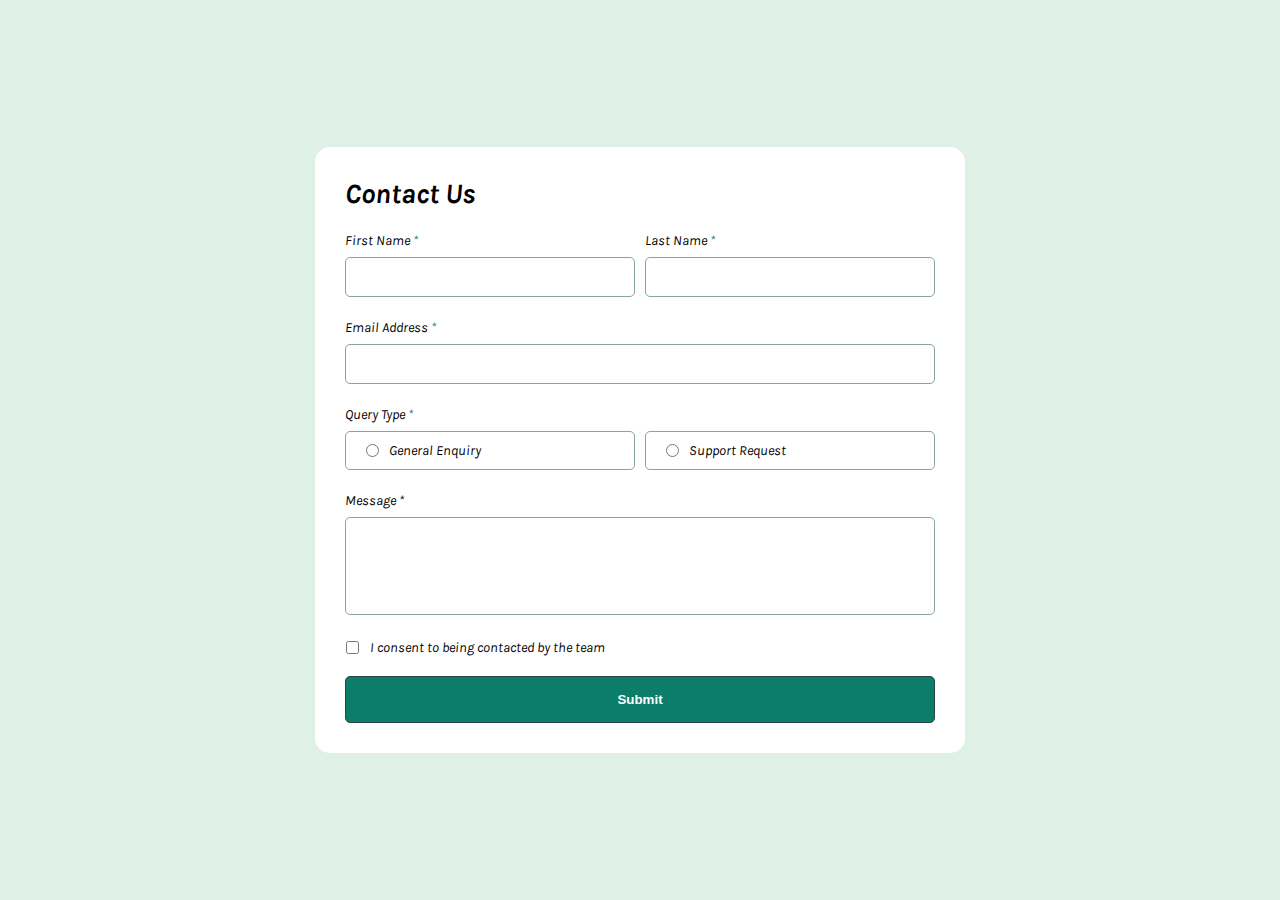
<file: contact-form-main/index.html>
<!DOCTYPE html>
<html lang="en">
<head>
  <meta charset="UTF-8">
  <meta name="viewport" content="width=device-width, initial-scale=1.0">
  <title>Contact form</title>
  <link rel="stylesheet" href="style.css">
</head>
<body>

  <div class="toast hidden">
    <div>
      <img src="./assets/images/icon-success-check.svg" alt="form check">
      <span>Message Sent!</span>
    </div>
    <p>Thanks for completing the form. We'll be in touch soon!</p>
  </div>
  
  <div class="form-container">
    <h1>Contact Us</h1>
    <form class="form">
      <div class="name-inputs">
        <div class="form-group">
          <label for="first-name">First Name <span class="star">*</span></label>
          <input type="text" id="first-name" aria-required="true" />
          <span class="error hidden">This field is required</span>
        </div>
        
        <div class="form-group">
          <label for="last-name">Last Name <span class="star">*</span></label>
          <input type="text" id="last-name" aria-required="true" />
          <span class="error hidden">This field is required</span>
        </div>
      </div>
        <div class="form-group">
          <label for="email">Email Address <span class="star">*</span></label>
          <input type="email" id="email" aria-required="true" />
          <span class="error valid hidden">Please enter a valid email address</span>
          <span class="error empty hidden">This field is required</span>
        </div>

        <div class="form-group radio">
          <label for="query">Query Type <span class="star">*</span></label>
          <div id="query">
            <div class="query-type">
              <input type="radio" id="option1" name="query-type" aria-required="true" />
              <label for="option1">General Enquiry</label>
            </div>
            <div class="query-type">
              <input type="radio" id="option" name="query-type" aria-required="true" />
              <label for="option2">Support Request</label>
            </div>
          </div>
          <span class="error hidden">Please select a query type</span>
        </div>

        <div class="form-group">
          <label for="message">Message <span>*</span></label>
          <textarea id="message" rows="4" aria-required="true"></textarea>
          <span class="error hidden">This field is required</span>
        </div>

        <div class="form-group checkbox">
          <div>
            <input type="checkbox" id="consent">
            <label for="consent">I consent to being contacted by the team</label>
          </div>
          <span class="error hidden">To submit this form, please consent to being contacted</span>
        </div>

        <button type="submit">Submit</button>

    </form>

  </div>

  <!-- <div class="attribution">
    Challenge by
    <a href="https://www.frontendmentor.io?ref=challenge">Frontend Mentor</a>.
    Coded by <a href="#">Your Name Here</a>.
  </div> -->
  <script src="script.js"></script>
</body>
</html>
</file>
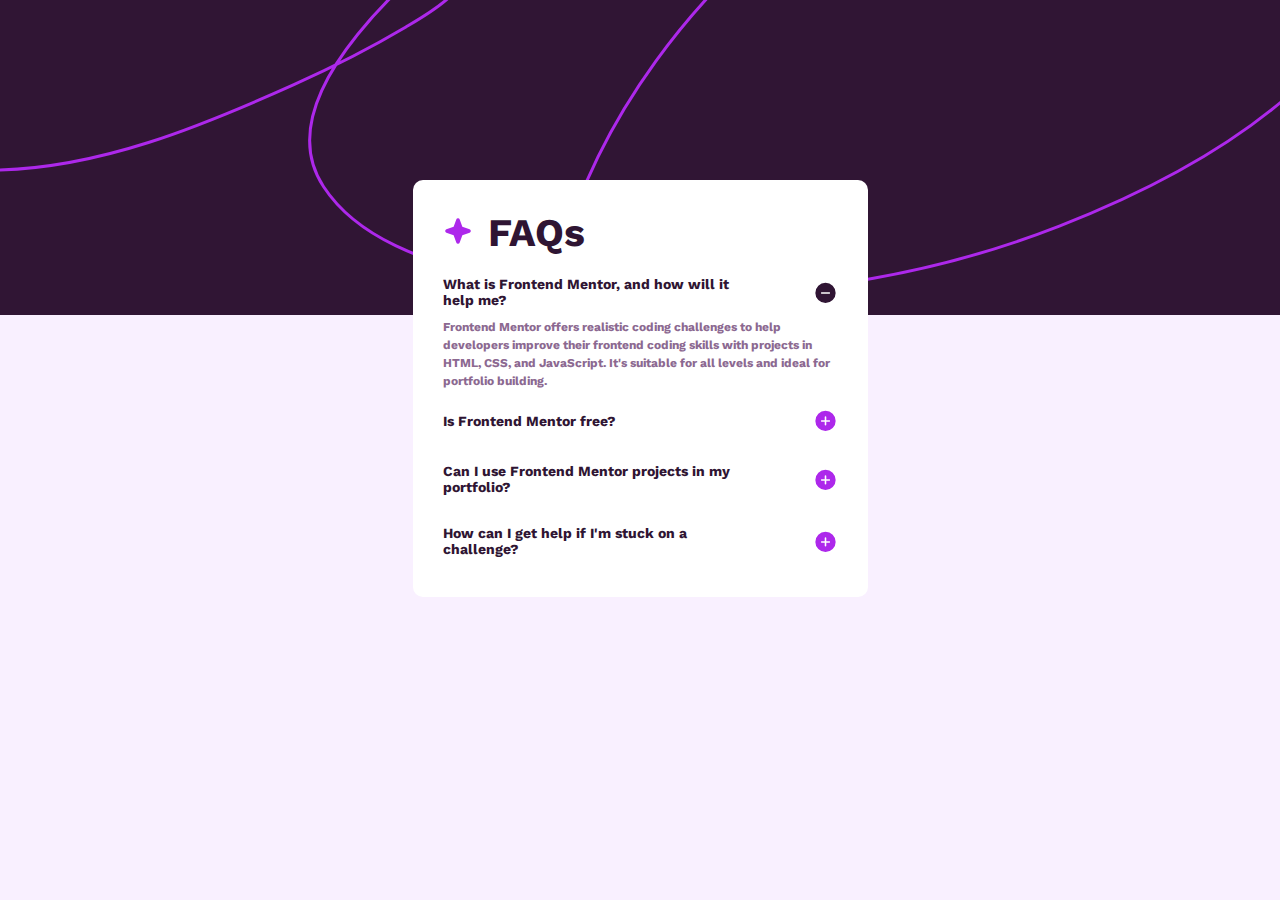
<file: faq-accordion-main/index.html>
<!DOCTYPE html>
<html lang="en">

<head>
  <meta charset="UTF-8">
  <meta name="viewport" content="width=device-width, initial-scale=1.0">
  <!-- displays site properly based on user's device -->

  <link rel="icon" type="image/png" sizes="32x32" href="./assets/images/favicon-32x32.png">

  <title>Frontend Mentor | FAQ accordion</title>

  <!-- custome css file -->
  <link rel="stylesheet" href="style.css">

  <!-- font awesome link -->
  <link rel="stylesheet" href="https://cdnjs.cloudflare.com/ajax/libs/font-awesome/6.5.1/css/all.min.css">

</head>

<body>

  <div class="container">

    <div class="faq-container">

      <div class="heading">
        <img src="assets/images/icon-star.svg" alt="star-icon">
        <h1>FAQs</h1>
      </div>

      <div class="content">

        <div class="ques active">
          <div class="ques-line">
            <span> What is Frontend Mentor, and how will it help me?</span>
            <i class="plus active"></i>
          </div>
          <p>Frontend Mentor offers realistic coding challenges to help developers improve their
            frontend coding skills with projects in HTML, CSS, and JavaScript. It's suitable for
            all levels and ideal for portfolio building.</p>
        </div>

        <div class="ques">
          <div class="ques-line">
            <span>Is Frontend Mentor free?</span>
            <i class="plus"></i>
          </div>
          <p class="p-display">Yes, Frontend Mentor offers both free and premium coding challenges, with the free
            option providing access to a range of projects suitable for all skill levels.</p>
        </div>

        <div class="ques">
          <div class="ques-line">
            <span>Can I use Frontend Mentor projects in my portfolio?</span>
            <i class="plus"></i>
          </div>
          <p class="p-display">Yes, you can use projects completed on Frontend Mentor in your portfolio. It's an
            excellent
            way to showcase your skills to potential employers!</p>
        </div>

        <div class="ques">
          <div class="ques-line">
            <span>How can I get help if I'm stuck on a challenge?</span>
            <i class="plus"></i>
          </div>
          <p class="p-display">The best place to get help is inside Frontend Mentor's Discord community. There's a help
            channel where you can ask questions and seek support from other community members.</p>
        </div>

      </div>

    </div>

  </div>


  <!-- <div class="attribution">
    Challenge by <a href="https://www.frontendmentor.io?ref=challenge" target="_blank">Frontend Mentor</a>. 
    Coded by <a href="#">Rinkal Koshti</a>. 
  </div>-->

  <script src="app.js"></script>
</body>

</html>
</file>
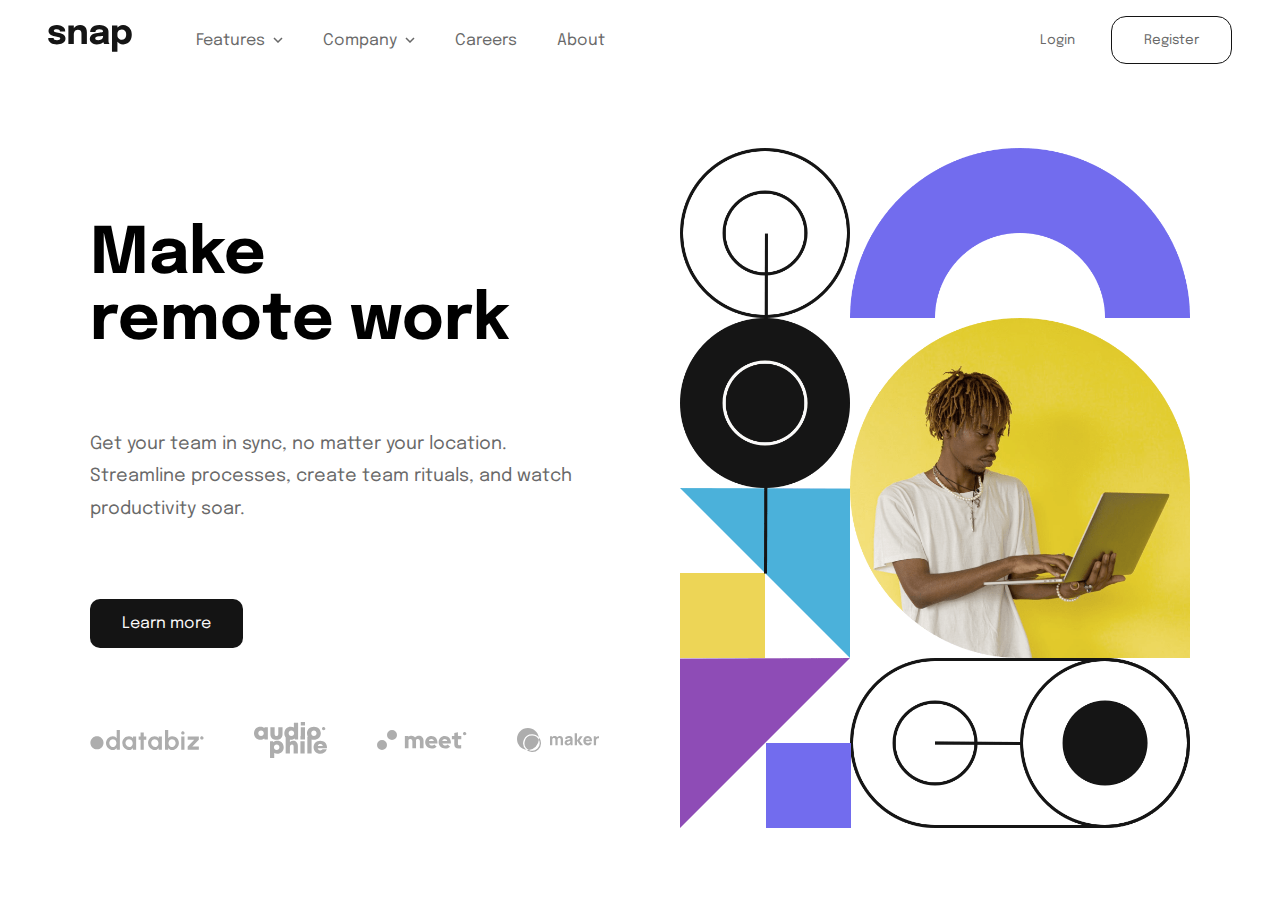
<file: intro-section-with-dropdown-navigation-main/index.html>
<!DOCTYPE html>
<html lang="en">
<head>
  <meta charset="UTF-8">
  <meta name="viewport" content="width=device-width, initial-scale=1.0">
  <title>Intro section with dropdown navigation</title>
  <link rel="stylesheet" href="style.css">
</head>
<body>
  
  <nav>
    <div class="nav-container">
      <div class="nav-left">
        <div class="nav-logo">
          <img src="images/logo.svg" alt="logo">
        </div>
        <ul class="nav-links">
          <li>Features
            <img src="images/icon-arrow-down.svg" class="arrow" alt="down-arrow">
            <div class="sub-menu one">
              <p class="sub-link">
                <img src="images/icon-todo.svg">
                 Todo List
              </p>
              <p class="sub-link">
                <img src="images/icon-calendar.svg">
                 Calendar
              </p>
              <p class="sub-link">
                <img src="images/icon-reminders.svg">
                 Reminder
              </p>
              <p class="sub-link">
                <img src="images/icon-planning.svg">
                 Planning
              </p>
            </div>
          </li>
          <li>Company
            <img src="images/icon-arrow-down.svg" class="arrow" alt="down-arrow">
            <div class="sub-menu two">
              <p class="sub-link">History</p>
              <p class="sub-link">Our Team</p>
              <p class="sub-link">Blog</p>
            </div>
          </li>
          <li>Careers</li>
          <li>About</li>
        </ul>
      </div>
      <div class="mobile-menu-btn">
        <img src="images/icon-menu.svg" alt="menu-btn">
      </div>
      <div class="mobile-menu">
        <ul class="mobile-links">
          <li>
            <p>Features
              <img src="images/icon-arrow-down.svg" class="arrow" alt="down-arrow"></p>
              <div class="mobile-sub">
                <p class="sub-link">
                  <img src="images/icon-todo.svg">
                   Todo List
                </p>
                <p class="sub-link">
                  <img src="images/icon-calendar.svg">
                   Calendar
                </p>
                <p class="sub-link">
                  <img src="images/icon-reminders.svg">
                   Reminder
                </p>
                <p class="sub-link">
                  <img src="images/icon-planning.svg">
                   Planning
                </p>
              </div>
          </li>
          <li>
            <p>Company
              <img src="images/icon-arrow-down.svg" class="arrow" alt="down-arrow"></p>
              <div class="mobile-sub">
                <p class="sub-link">History</p>
                <p class="sub-link">Our Team</p>
                <p class="sub-link">Blog</p>
              </div>
          </li>
          <li>Careers</li>
          <li>About</li>
        </ul>
      </div>
      <div class="nav-right">
        <button class="transparent-btn">Login</button>
        <button class="outlined-btn">Register</button>
      </div>
    </div>
  </nav>
  
  <main>
    <div class="main-container">
      <div class="main-left">
        <h1 class="main-heading">
          Make <br> remote work
        </h1>
        <p class="main-content">
          Get your team in sync, no matter your location. Streamline
          processes, create team rituals, and watch productivity soar.
        </p>
        <div class="primary-btn">Learn more</div>
        <div class="logos">
          <img src="images/client-databiz.svg" alt="brand-logo">
          <img src="images/client-audiophile.svg" alt="brand-logo">
          <img src="images/client-meet.svg" alt="brand-logo">
          <img src="images/client-maker.svg" alt="brand-logo">
        </div>
      </div>
      <div class="main-right">
        <picture>
          <source media="(max-width: 800px)" srcset="./images/image-hero-mobile.png">
          <img src="images/image-hero-desktop.png" alt="random-picture">
        </picture>
      </div>
    </div>
  </main>

  <div class="overflow"></div>

  <script src="app.js"></script>
</body>
</html>
</file>
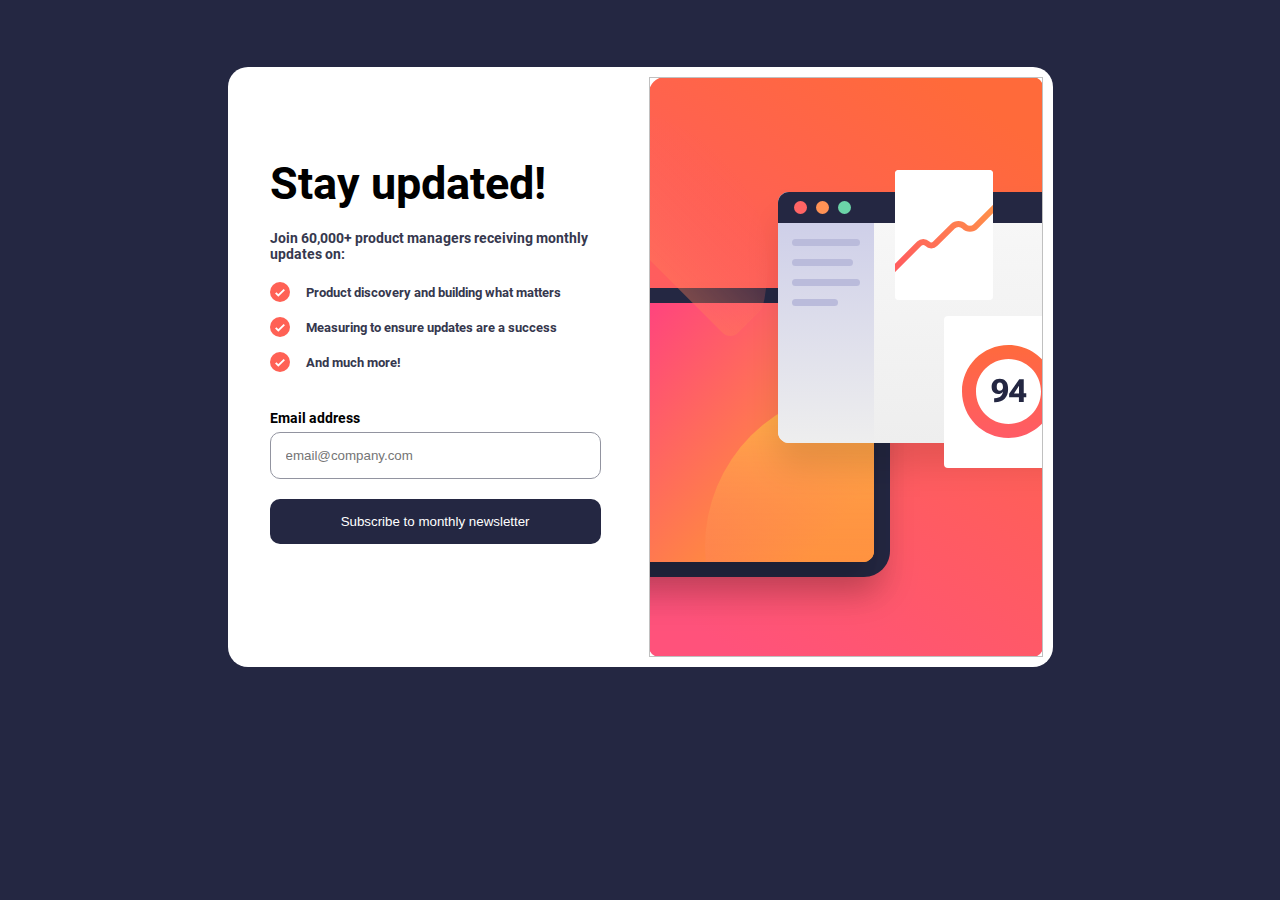
<file: newsletter-sign-up-with-success-message-main/index.html>
<!DOCTYPE html>
<html lang="en">

<head>
  <meta charset="UTF-8">
  <meta name="viewport" content="width=device-width, initial-scale=1.0">
  <!-- displays site properly based on user's device -->
  <link rel="icon" type="image/png" sizes="32x32" href="./assets/images/favicon-32x32.png">

  <!-- font awesome -->
  <link rel="stylesheet" href="https://cdnjs.cloudflare.com/ajax/libs/font-awesome/6.5.1/css/all.min.css">

  <!-- bootstrap css -->
  <link href="https://cdn.jsdelivr.net/npm/bootstrap@5.0.2/dist/css/bootstrap.min.css" rel="stylesheet"
    integrity="sha384-EVSTQN3/azprG1Anm3QDgpJLIm9Nao0Yz1ztcQTwFspd3yD65VohhpuuCOmLASjC" crossorigin="anonymous">

  <title>Newsletter sign-up form with success message</title>

  <link rel="stylesheet" href="style.css">

</head>

<body>

  <div class="container">

    <!-- Sign-up form start -->
    <div class="content">
      <h1>Stay updated!</h1>
      <p>Join 60,000+ product managers receiving monthly updates on:</p>
      <div>
        <ul>
          <li> <img src="assets/images/icon-list.svg"> Product discovery and building what matters</li>
          <li> <img src="assets/images/icon-list.svg"> Measuring to ensure updates are a success</li>
          <li> <img src="assets/images/icon-list.svg"> And much more!</li>
        </ul>
      </div>
      <form name="my-form">
        <label for="email">Email address</label>
        <input type="email" id="email" name="email" placeholder="email@company.com" required>
        <!-- Button trigger modal -->
        <button id="submit">Subscribe to monthly newsletter</button>
      </form>
    </div>
    <div class="img">
      <img id="img">
    </div>
  </div>

  <!-- Sign-up form end -->

  <!-- Success message start -->

  <div class="modal" id="staticBackdrop" data-bs-backdrop="static" data-bs-keyboard="false" tabindex="-1"> <!---->
    <div class="modal-dialog" id="modal-box">
      <div class="modal-content">
        <div class="modal-body">
          <div class="image">
            <img src="assets/images/icon-success.svg" alt="success-icon">
          </div>
          <h1>Thanks for subscribing!</h1>
          <p> A confirmation email has been sent to ash@loremcompany.com.
            Please open it and click the button inside to confirm your subscription.</p>
        </div>
        <button id="close" data-bs-dismiss="modal" aria-label="Close">Dismiss message</button>
      </div>
    </div>
  </div>

  <!-- Success message end -->

  <script src="app.js"></script>

  <!-- bootstrap js -->
  <script src="https://cdn.jsdelivr.net/npm/bootstrap@5.0.2/dist/js/bootstrap.bundle.min.js"
    integrity="sha384-MrcW6ZMFYlzcLA8Nl+NtUVF0sA7MsXsP1UyJoMp4YLEuNSfAP+JcXn/tWtIaxVXM"
    crossorigin="anonymous"></script>

</body>

</html>
</file>
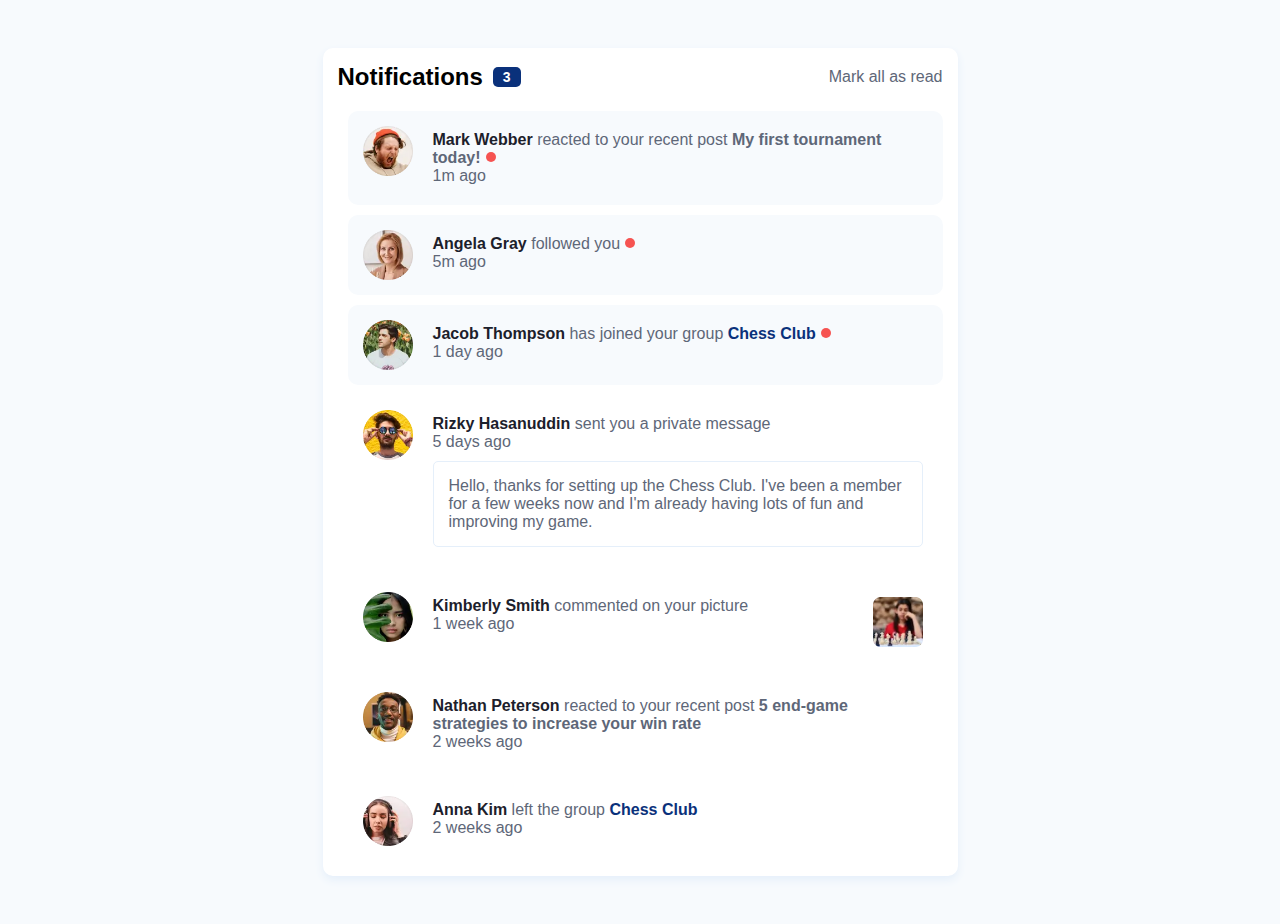
<file: notifications-page-main/index.html>
<!DOCTYPE html>
<html lang="en">
<head>
  <meta charset="UTF-8">
  <meta name="viewport" content="width=device-width, initial-scale=1.0"> <!-- displays site properly based on user's device -->

  <link rel="icon" type="image/png" sizes="32x32" href="./assets/images/favicon-32x32.png">

  <!-- <link href="https://fonts.googleapis.com/css2?family=Plus+Jakarta+Sans:wght@200&display=swap" rel="stylesheet"> -->
  
  <title>Notifications page</title>

  <link rel="stylesheet" href="style.css">

</head>
<body>

  <div class="container">
    <header>
      <h2>Notifications<small></small></h2>
      <p>Mark all as read</p>
    </header>

    <div class="notify-container">

      <div class="row one active">
        <img src="assets/images/avatar-mark-webber.webp">
        <div class="content">
          <p><strong>Mark Webber</strong> reacted to your recent post <m>My first tournament today!</m><span class="dot"></span></p>
          <span>1m ago</span>
          
        </div>
      </div>
      <div class="row two active">
        <img src="assets/images/avatar-angela-gray.webp">
        <div class="content">
          <p><strong>Angela Gray</strong> followed you<span class="dot"></span></p>
          <span>5m ago</span>
        </div>
      </div>
      <div class="row three active">
        <img src="assets/images/avatar-jacob-thompson.webp">
        <div class="content">
          <p><strong>Jacob Thompson</strong> has joined your group <m>Chess Club</m><span class="dot"></span></p>
          <span>1 day ago</span>
        </div>
      </div>
      <div class="row four">
        <img src="assets/images/avatar-rizky-hasanuddin.webp">
        <div class="content">
          <p><strong>Rizky Hasanuddin</strong> sent you a private message</p>
          <span>5 days ago</span>
          <p class="msg"> Hello, thanks for setting up the Chess Club. I've been a member for a few weeks now and 
            I'm already having lots of fun and improving my game.</p>
        </div>
      </div>
      

      <div class="row five">
        <img src="assets/images/avatar-kimberly-smith.webp">
        <div class="content">
          <div class="col">
          <p><strong>Kimberly Smith</strong> commented on your picture</p>
          <span>1 week ago</span>
          </div>
          <img src="assets/images/image-chess.webp" class="right-img">
        </div>
        
      </div>
      <div class="row six">
        <img src="assets/images/avatar-nathan-peterson.webp">
        <div class="content">
          <p><strong>Nathan Peterson</strong> reacted to your recent post <m>5 end-game strategies to increase your win rate</m></p>
          <span>2 weeks ago</span>
        </div>
      </div>

      <div class="row seven">
        <img src="assets/images/avatar-anna-kim.webp">
        <div class="content">
          <p><strong>Anna Kim</strong> left the group <m>Chess Club</m></p>
          <span>2 weeks ago</span>
        </div>
      </div>

    </div>
  </div>

  <script src="app.js"></script>
</body>
</html>
</file>
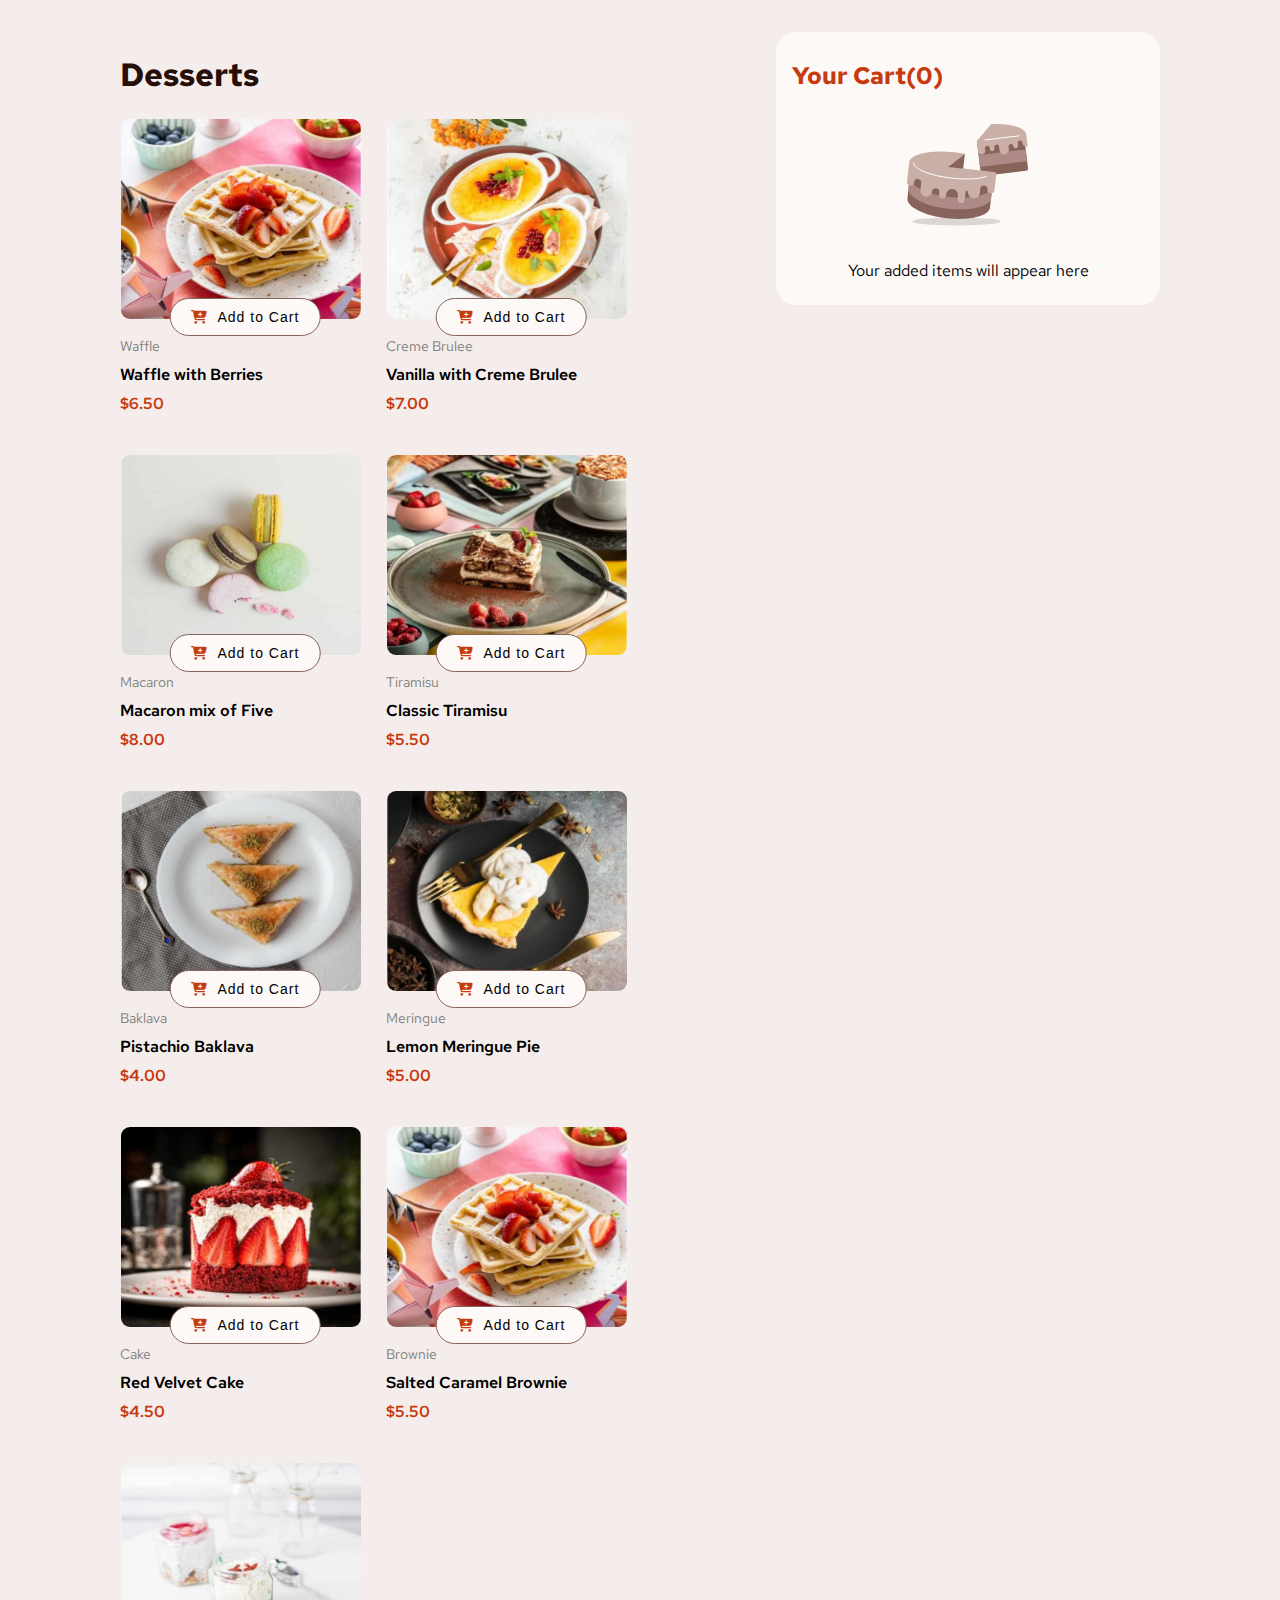
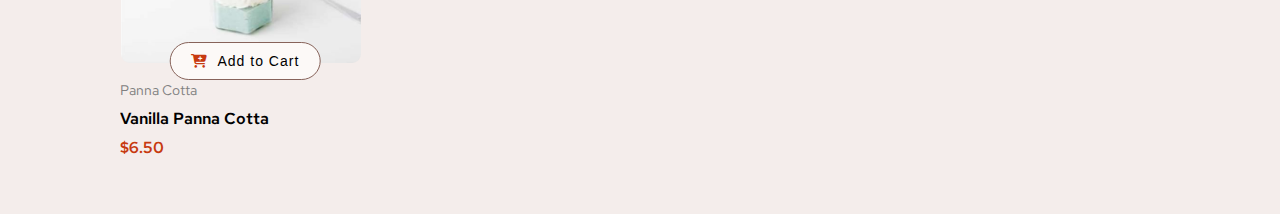
<file: product-list-with-cart-main/index.html>
<!DOCTYPE html>
<html lang="en">
  <head>
    <meta charset="UTF-8" />
    <meta name="viewport" content="width=device-width, initial-scale=1.0" />
    <title>Product listing page</title>
    <link rel="stylesheet" href="style.css" />
    <!-- font awesome -->
    <link
      rel="stylesheet"
      href="https://cdnjs.cloudflare.com/ajax/libs/font-awesome/6.7.2/css/all.min.css"
      integrity="sha512-Evv84Mr4kqVGRNSgIGL/F/aIDqQb7xQ2vcrdIwxfjThSH8CSR7PBEakCr51Ck+w+/U6swU2Im1vVX0SVk9ABhg=="
      crossorigin="anonymous"
      referrerpolicy="no-referrer"
    />
  </head>
  <body>
    <div class="product-listing-container">
      <div class="product-container">
        <header>
          <h1>Desserts</h1>
        </header>
        <main>
          <div class="card">
            <img
              src="./assets/images/image-waffle-desktop.jpg"
              alt="waffle-image"
            />
            <div>
              <div class="card-details">
                <span>Waffle</span>
                <p class="title">Waffle with Berries</p>
                <p class="price">$6.50</p>
              </div>
              <button class="btn" id="btn" onclick="addToCart();">
                <i class="fa-solid fa-cart-plus"></i>&nbsp;&nbsp;Add to Cart
              </button>
              <button class="add-btn">
                <input type="button" id="minus-btn" value="-" onclick="incrementValue();"/>
                <input type="text" size="1" id="number-btn" value="1" maxlength="2" max="10" disabled>
                <input type="button" id="plus-btn" value="+" onclick="decrementValue();" />
          </button>
            </div>
          </div>
          <div class="card">
            <img
              src="./assets/images/image-creme-brulee-desktop.jpg"
              alt="creme-brulee-image"
            />
            <div>
              <div class="card-details">
                <span>Creme Brulee</span>
                <p class="title">Vanilla with Creme Brulee</p>
                <p class="price">$7.00</p>
              </div>
              <button class="btn">
                <i class="fa-solid fa-cart-plus"></i>&nbsp;&nbsp;Add to Cart
              </button>
            </div>
          </div>
          <div class="card">
            <img
              src="./assets/images/image-macaron-desktop.jpg"
              alt="macaron-image"
            />
            <div>
              <div class="card-details">
                <span>Macaron</span>
                <p class="title">Macaron mix of Five</p>
                <p class="price">$8.00</p>
              </div>
              <button class="btn">
                <i class="fa-solid fa-cart-plus"></i>&nbsp;&nbsp;Add to Cart
              </button>
            </div>
          </div>
          <div class="card">
            <img
              src="./assets/images/image-tiramisu-desktop.jpg"
              alt="classic-tiramisu-image"
            />
            <div>
              <div class="card-details">
                <span>Tiramisu</span>
                <p class="title">Classic Tiramisu</p>
                <p class="price">$5.50</p>
              </div>
              <button class="btn">
                <i class="fa-solid fa-cart-plus"></i>&nbsp;&nbsp;Add to Cart
              </button>
            </div>
          </div>
          <div class="card">
            <img
              src="./assets/images/image-baklava-desktop.jpg"
              alt="pistachio-baklava-image"
            />
            <div>
              <div class="card-details">
                <span>Baklava</span>
                <p class="title">Pistachio Baklava</p>
                <p class="price">$4.00</p>
              </div>
              <button class="btn">
                <i class="fa-solid fa-cart-plus"></i>&nbsp;&nbsp;Add to Cart
              </button>
            </div>
          </div>
          <div class="card">
            <img
              src="./assets/images/image-meringue-desktop.jpg"
              alt="lemon-meringue-pie-image"
            />
            <div>
              <div class="card-details">
                <span>Meringue</span>
                <p class="title">Lemon Meringue Pie</p>
                <p class="price">$5.00</p>
              </div>
              <button class="btn">
                <i class="fa-solid fa-cart-plus"></i>&nbsp;&nbsp;Add to Cart
              </button>
            </div>
          </div>
          <div class="card">
            <img
              src="./assets/images/image-cake-desktop.jpg"
              alt="red-velvet-cake-image"
            />
            <div>
              <div class="card-details">
                <span>Cake</span>
                <p class="title">Red Velvet Cake</p>
                <p class="price">$4.50</p>
              </div>
              <button class="btn">
                <i class="fa-solid fa-cart-plus"></i>&nbsp;&nbsp;Add to Cart
              </button>
            </div>
          </div>
          <div class="card">
            <img
              src="./assets/images/image-waffle-desktop.jpg"
              alt="salted-caramel-brownie-image"
            />
            <div>
              <div class="card-details">
                <span>Brownie</span>
                <p class="title">Salted Caramel Brownie</p>
                <p class="price">$5.50</p>
              </div>
              <button class="btn">
                <i class="fa-solid fa-cart-plus"></i>&nbsp;&nbsp;Add to Cart
              </button>
            </div>
          </div>
          <div class="card">
            <img
              src="./assets/images/image-panna-cotta-desktop.jpg"
              alt="vanilla-panna-cotta-image"
            />
            <div>
              <div class="card-details">
                <span>Panna Cotta</span>
                <p class="title">Vanilla Panna Cotta</p>
                <p class="price">$6.50</p>
              </div>
              <button class="btn">
                <i class="fa-solid fa-cart-plus"></i>&nbsp;&nbsp;Add to Cart
              </button>
            </div>
          </div>
        </main>
      </div>
      <div class="cart-container">
        <div class="cart-main">
          <header>
            <h2>Your Cart(0)</h2>
          </header>
          <div class="empty-cart">
            <img
              src="./assets/images/illustration-empty-cart.svg"
              alt="empty-cart"
            />
            <p>Your added items will appear here</p>
          </div>
        </div>
      </div>
    </div>
    <script src="http://ajax.googleapis.com/ajax/libs/jquery/1.7.1/jquery.min.js" type="text/javascript"></script>
    <script src="script.js"></script>
  </body>
  
</html>
</file>
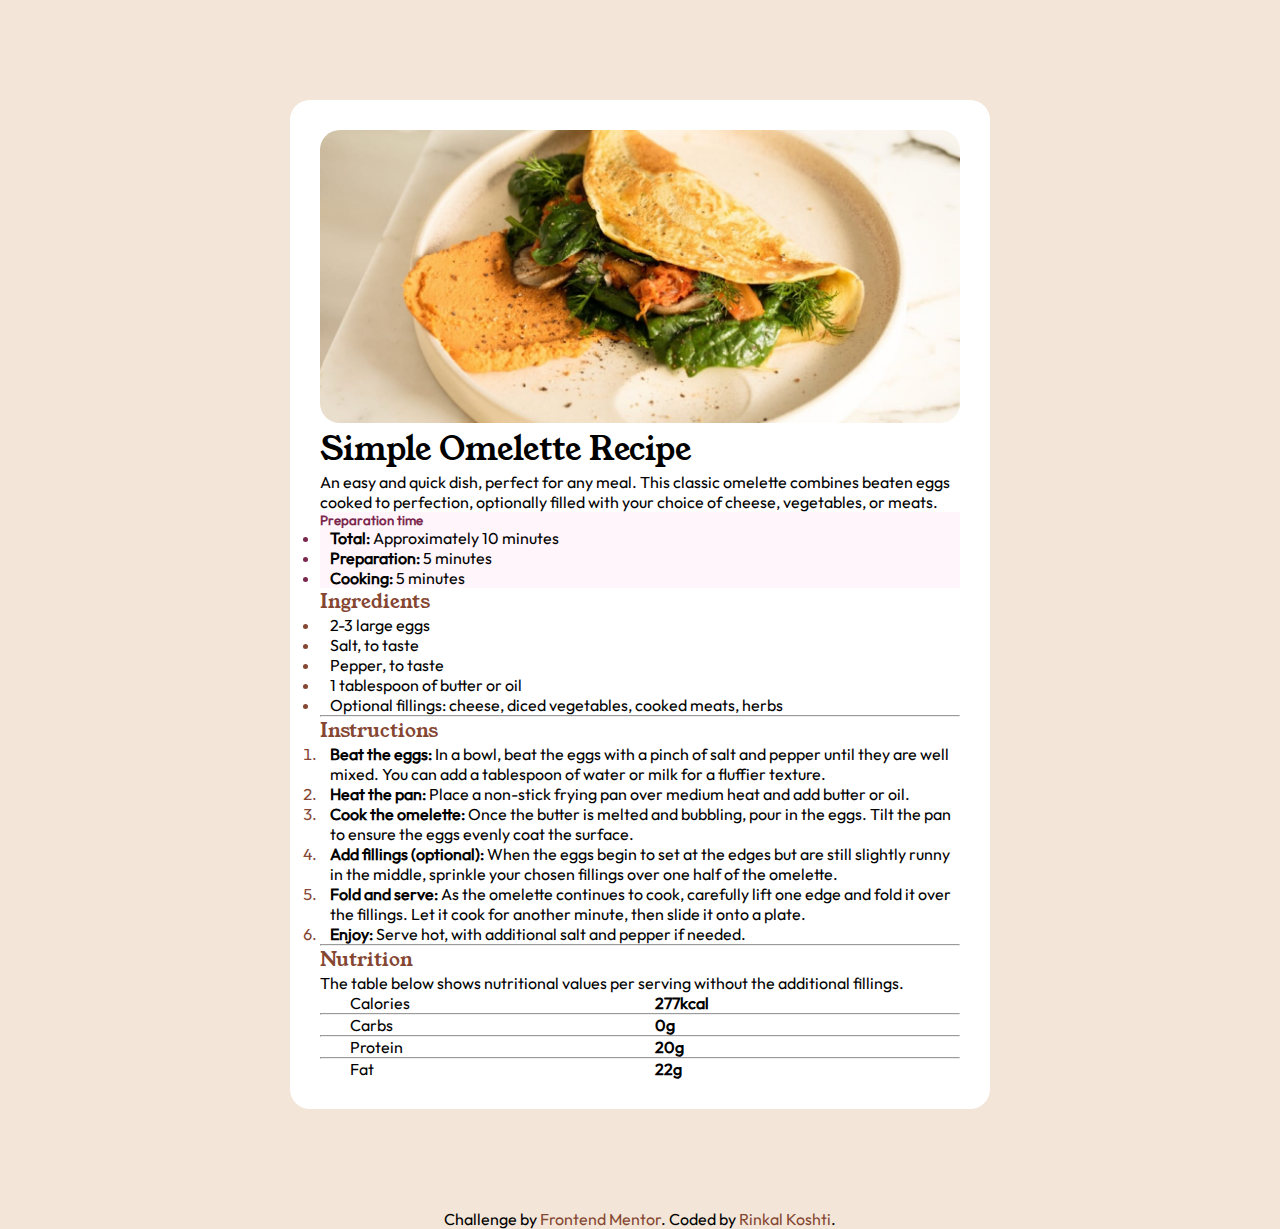
<file: recipe-page-main/index.html>
<!DOCTYPE html>
<html lang="en">

<head>
  <meta charset="UTF-8">
  <meta name="viewport" content="width=device-width, initial-scale=1.0">

  <!-- displays site properly based on user's device -->
  <link rel="icon" type="image/png" sizes="32x32" href="./assets/images/favicon-32x32.png">

  <!-- bootstrap link -->
  <link href="https://cdn.jsdelivr.net/npm/bootstrap@5.0.2/dist/css/bootstrap.min.css" rel="stylesheet"
    integrity="sha384-EVSTQN3/azprG1Anm3QDgpJLIm9Nao0Yz1ztcQTwFspd3yD65VohhpuuCOmLASjC" crossorigin="anonymous">

  <!-- custom css file -->
  <link rel="stylesheet" href="style.css">

  <title>Frontend Mentor | Recipe page</title>

</head>

<body>

  <div class="container">
    <div class="image">
      <img src="assets/images/image-omelette.jpeg" alt="omelette-image" class="pb-5">
    </div>
    <div class="recipe-content">
      <h1 class="young-serif-regular pb-3">Simple Omelette Recipe</h1>
      <p class="outfit">An easy and quick dish, perfect for any meal. This classic omelette combines beaten eggs cooked
        to perfection, optionally filled with your choice of cheese, vegetables, or meats.</p>

      <div class="prep p-4">
        <h5 class="pb-1">Preparation time</h5>
        <ul>
          <li class="pb-2"><b>Total:</b> Approximately 10 minutes</li>
          <li class="pb-2"><b>Preparation:</b> 5 minutes</li>
          <li><b>Cooking:</b> 5 minutes</li>
        </ul>
      </div>

      <div class="ing py-2 mt-2">
        <h3 class="young-serif-regular py-2 nutmeg">Ingredients</h3>
        <ul>
          <li class="pb-2">2-3 large eggs</li>
          <li class="pb-2">Salt, to taste</li>
          <li class="pb-2">Pepper, to taste</li>
          <li class="pb-2">1 tablespoon of butter or oil</li>
          <li>Optional fillings: cheese, diced vegetables, cooked meats, herbs</li>
        </ul>
      </div>
      <hr>

      <div class="inst py-2">
        <h3 class="young-serif-regular py-2 nutmeg">Instructions</h3>
        <ol>
          <li class="pb-2"><b>Beat the eggs:</b> In a bowl, beat the eggs with a pinch of salt and pepper until they are well mixed.
            You can add a tablespoon of water or milk for a fluffier texture.
          </li>
          <li class="pb-2"><b>Heat the pan:</b> Place a non-stick frying pan over medium heat and add butter or oil.</li>
          <li class="pb-2"><b>Cook the omelette:</b> Once the butter is melted and bubbling, pour in the eggs. Tilt the pan to ensure
            the eggs evenly coat the surface.</li>
          <li class="pb-2"><b>Add fillings (optional):</b> When the eggs begin to set at the edges but are still slightly runny in the
            middle, sprinkle your chosen fillings over one half of the omelette.</li>
          <li class="pb-2"><b>Fold and serve:</b> As the omelette continues to cook, carefully lift one edge and fold it over the
            fillings. Let it cook for another minute, then slide it onto a plate.</li>
          <li><b>Enjoy:</b> Serve hot, with additional salt and pepper if needed.</li>
        </ol>
      </div>
      <hr>

      <div class="nutri pt-2">
        <h3 class="young-serif-regular py-2 nutmeg">Nutrition</h3>
        <p>The table below shows nutritional values per serving without the additional fillings.</p>
          <div class="con">
            <span class="one">Calories</span>
            <span class="two"><strong>277kcal</strong></span>
          </div>
          <hr>
          <div class="con">
            <span class="one">Carbs</span>
            <span class="two"><strong>0g</strong></span>
          </div>
          <hr>
          <div class="con">
            <span class="one">Protein</span>
            <span class="two"><strong>20g</strong></span>
          </div>
          <hr>
          <div class="con">
            <span class="one">Fat</span>
            <span class="two"><strong>22g</strong></span>
          </div>
          
        </div>
      </div>

    </div>

  </div>

  <div class="attribution">
    Challenge by <a href="https://www.frontendmentor.io?ref=challenge" target="_blank">Frontend Mentor</a>.
    Coded by <a href="#">Rinkal Koshti</a>.
  </div>

  <script src="https://cdn.jsdelivr.net/npm/bootstrap@5.0.2/dist/js/bootstrap.bundle.min.js"
    integrity="sha384-MrcW6ZMFYlzcLA8Nl+NtUVF0sA7MsXsP1UyJoMp4YLEuNSfAP+JcXn/tWtIaxVXM"
    crossorigin="anonymous"></script>
</body>

</html>
</file>
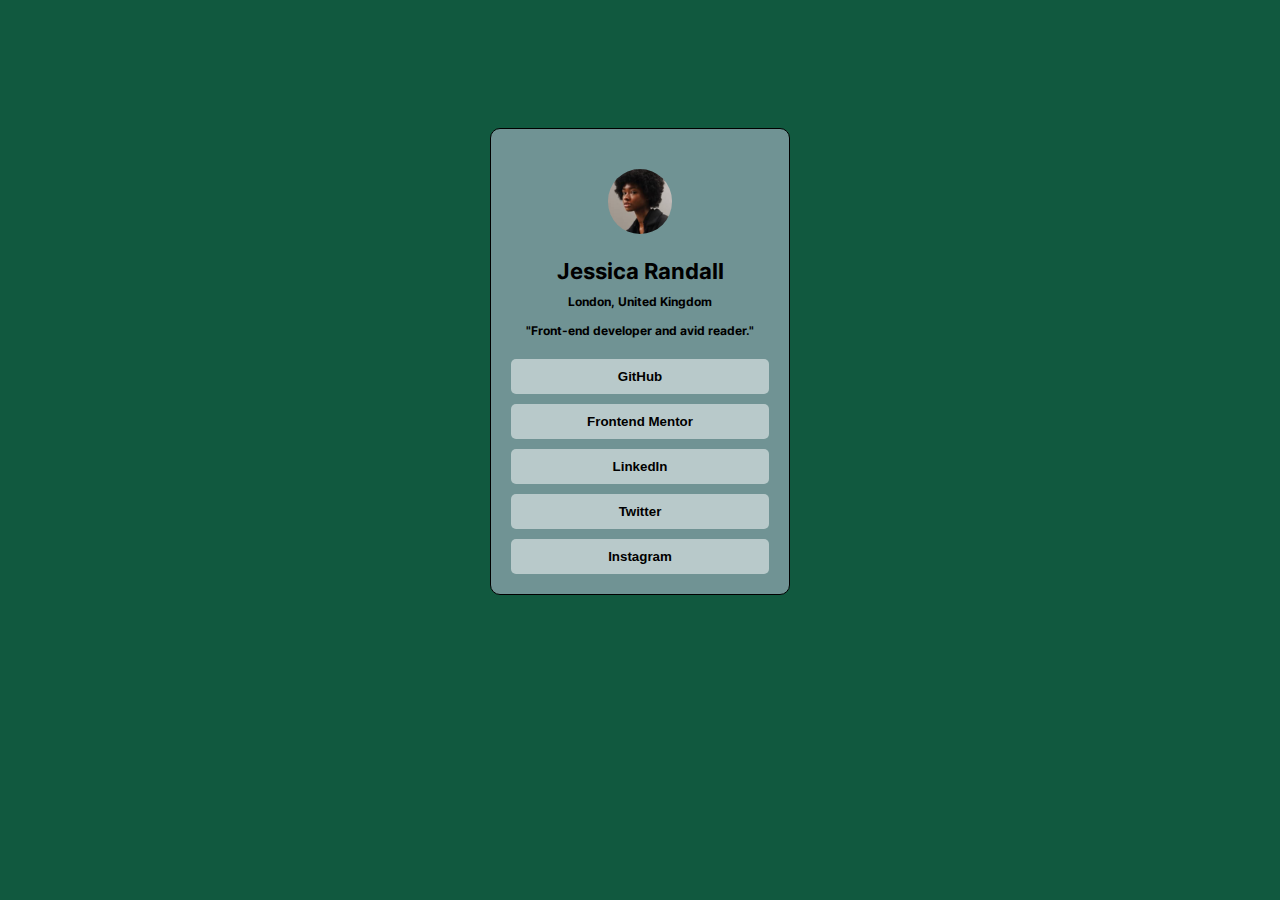
<file: social-links-profile-main/index.html>
<!DOCTYPE html>
<html lang="en">

<head>
  <meta charset="UTF-8">
  <meta name="viewport" content="width=device-width, initial-scale=1.0">
  <!-- displays site properly based on user's device -->

  <link rel="icon" type="image/png" sizes="32x32" href="./assets/images/favicon-32x32.png">

  <title>Frontend Mentor | Social links profile</title>

  <!-- custom css files -->
  <link rel="stylesheet" href="style.css">

  <!-- font awesome cdn -->
  <link rel="stylesheet" href="https://cdnjs.cloudflare.com/ajax/libs/font-awesome/6.5.1/css/all.min.css">

  <!-- Feel free to remove these styles or customise in your own stylesheet 👍 -->
  <style>
    .attribution {
      font-size: 11px;
      text-align: center;
    }

    .attribution a {
      color: hsl(228, 45%, 44%);
    }
  </style>
</head>

<body>

  <div class="main">
    <div class="container">

      <div class="img">
        <img src="assets/images/avatar-jessica.jpeg" alt="profile-pic" class="main-img">
      </div>

      <div class="user-content">
        <span class="profile-name">Jessica Randall</span>
        <span class="profile-location">London, United Kingdom</span>
        <span class="profile-info">"Front-end developer and avid reader."</span>
      </div>

      <div class="social-links">
        <a href="#"><button class="btn">GitHub</button></a>
        <a href="#"><button class="btn">Frontend Mentor</button></a>
        <a href="#"><button class="btn">LinkedIn</button></a>
        <a href="#"><button class="btn">Twitter</button></a>
        <a href="#"><button class="btn">Instagram</button></a>
      </div>

    </div>
  </div>

  <!-- <div class="attribution">
    Challenge by <a href="https://www.frontendmentor.io?ref=challenge" target="_blank">Frontend Mentor</a>. 
    Coded by <a href="#">Rinkal Koshti</a>.
  </div> -->

  <script src="app.js"></script>
</body>

</html>
</file>
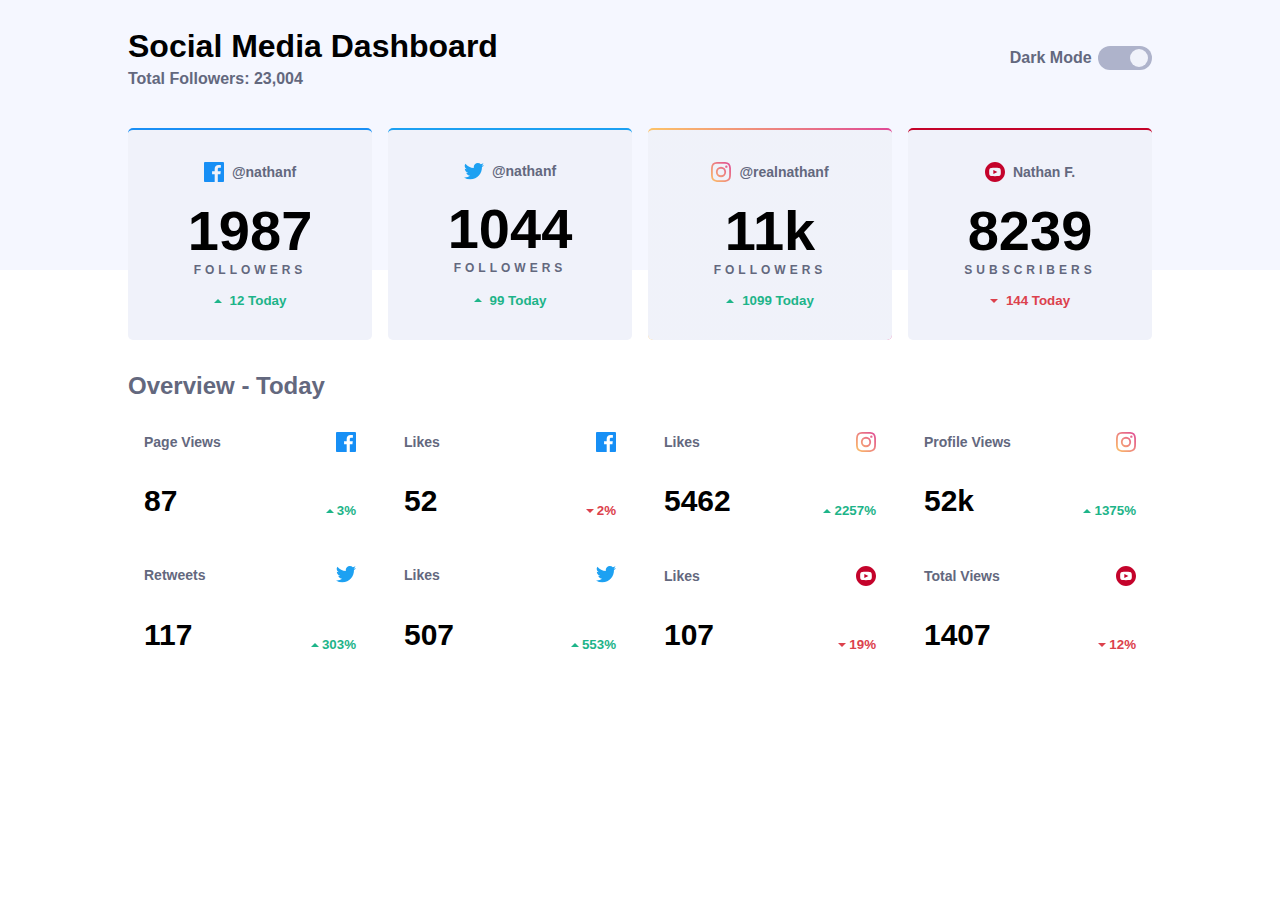
<file: social-media-dashboard-with-theme-switcher-master/index.html>
<!DOCTYPE html>
<html lang="en">

<head>
  <meta charset="UTF-8">
  <meta name="viewport" content="width=device-width, initial-scale=1.0">
  <!-- displays site properly based on user's device -->

  <link rel="icon" type="image/png" sizes="32x32" href="./images/favicon-32x32.png">

  <title>Social Media dashboard with theme switcher</title>

  <link rel="stylesheet" href="style.css">
</head>

<body>

  <header>
    <div class="container">
      <div class="heading">
        <h1>Social Media Dashboard</h1>
        <p>Total Followers: 23,004</p>
      </div>
      <div class="toggle">
        <p>Dark Mode</p>
        <input type="checkbox" id="checkbox">
        <label for="checkbox" class="switch"></label>
        
      </div>
    </div>
  </header>
  <main>
    <div class="major-cards">

      <div class="row">

        <div class="card one">
          <div class="card-header">
            <img src="images/icon-facebook.svg">
            <span>@nathanf</span>
          </div>
          <div class="card-body">
            <strong>1987</strong>
            <pre>Followers</pre>
          </div>
          <div class="card-footer">
            <img src="images/icon-up.svg">
            <small class="green">12 Today</small>
          </div>
        </div>

        <div class="card two">
          <div class="card-header">
            <img src="images/icon-twitter.svg">
            <span>@nathanf</span>
          </div>
          <div class="card-body">
            <strong>1044</strong>
            <pre>Followers</pre>
          </div>
          <div class="card-footer">
            <img src="images/icon-up.svg">
            <small class="green">99 Today</small>
          </div>
        </div>

        <div class="card three">
          <div class="card-header">
            <img src="images/icon-instagram.svg">
            <span>@realnathanf</span>
          </div>
          <div class="card-body">
            <strong>11k</strong>
            <pre>Followers</pre>
          </div>
          <div class="card-footer">
            <img src="images/icon-up.svg">
            <small class="green">1099 Today</small>
          </div>
        </div>

        <div class="card four">
          <div class="card-header">
            <img src="images/icon-youtube.svg">
            <span>Nathan F.</span>
          </div>
          <div class="card-body">
            <strong>8239</strong>
            <pre>Subscribers</pre>
          </div>
          <div class="card-footer">
            <img src="images/icon-down.svg">
            <small class="red">144 Today</small>
          </div>
        </div>
      </div>
    </div>

    <div class="minor-cards">
      <h2 class="h2-light">Overview - Today</h2>

      <div class="row">

        <div class="small-card">
          <div class="col">
            <p>Page Views</p>
            <img src="images/icon-facebook.svg">
          </div>
          <div class="col">
            <b>87</b>
            <div class="precent">
              <img src="images/icon-up.svg">
              <small class="green">3%</small>
            </div>
          </div>
        </div>

        <div class="small-card">
          <div class="col">
            <p>Likes</p>
            <img src="images/icon-facebook.svg">
          </div>
          <div class="col">
            <b>52</b>
            <div class="precent">
              <img src="images/icon-down.svg">
              <small class="red">2%</small>
            </div>
          </div>
        </div>

        <div class="small-card">
          <div class="col">
            <p>Likes</p>
            <img src="images/icon-instagram.svg">
          </div>
          <div class="col">
            <b>5462</b>
            <div class="precent">
              <img src="images/icon-up.svg">
              <small class="green">2257%</small>
            </div>
          </div>
        </div>

        <div class="small-card">
          <div class="col">
            <p>Profile Views</p>
            <img src="images/icon-instagram.svg">
          </div>
          <div class="col">
            <b>52k</b>
            <div class="precent">
              <img src="images/icon-up.svg">
              <small class="green">1375%</small>
            </div>
          </div>
        </div>

      </div>

      <div class="row">

        <div class="small-card">
          <div class="col">
            <p>Retweets</p>
            <img src="images/icon-twitter.svg">
          </div>
          <div class="col">
            <b>117</b>
            <div class="precent">
              <img src="images/icon-up.svg">
              <small class="green">303%</small>
            </div>
          </div>
        </div>

        <div class="small-card">
          <div class="col">
            <p> Likes</p>
            <img src="images/icon-twitter.svg">
          </div>
          <div class="col">
            <b>507</b>
            <div class="precent">
              <img src="images/icon-up.svg">
              <small class="green">553%</small>
            </div>
          </div>
        </div>

        <div class="small-card">
          <div class="col">
            <p>Likes</p>
            <img src="images/icon-youtube.svg">
          </div>
          <div class="col">
            <b>107</b>
            <div class="precent">
              <img src="images/icon-down.svg">
              <small class="red">19%</small>
            </div>
          </div>
        </div>

        <div class="small-card">
          <div class="col">
            <p>Total Views</p>
            <img src="images/icon-youtube.svg">
          </div>
          <div class="col">
            <b>1407</b>
            <div class="precent">
              <img src="images/icon-down.svg">
              <small class="red">12%</small>
            </div>
          </div>
        </div>

      </div>

    </div>

  </main>

  <script src="app.js"></script>
</body>

</html>
</file>
<file: contact-form-main/style.css>
@font-face {
    font-family: "Karla";
    src: url("./assets/fonts/Karla-Italic-VariableFont_wght.ttf");
}

:root {
--Green-200: hsl(148, 38%, 91%);
--Green-600: hsl(169, 82%, 27%);
--Red: hsl(0, 66%, 54%);
--White: hsl(0, 0%, 100%);
--Grey-500: hsl(186, 15%, 59%);
--Grey-900: hsl(187, 24%, 22%);
}

* {
    margin: 0;
    padding: 0;
    box-sizing: border-box;
}

body {
    background-color: var(--Green-200);
    display: flex;
    justify-content: center;
    align-items: center;
    min-height: 100vh;
    font-family: "Karla", sans-serif;
    font-size: 16px;
}

.form-container {
    width: 650px;
    padding: 30px;
    background-color: var(--White);
    border-radius: 15px;
}

.form {
    display: flex;
    flex-direction: column;
    gap: 12px;
}

.form-group {
    width: 100%;
}

.name-inputs {
    display: flex;
    gap: 10px;
}

.name-inputs input {
    width: 100%;
}

label {
    font-size: 14px;
}

input:not([type="checkbox"]):not([type="radio"]) {
    border: 1px solid var(--Grey-500);
    font-size: 16px;
    padding: 10px;
    border-radius: 5px;
    margin: 8px 0;
    width: 100%;
    cursor: pointer;
}

input:not([type="checkbox"]):not([type="radio"]):hover, textarea:hover {
    border: 1px solid var(--Green-600);
}

input:not([type="checkbox"]):not([type="radio"]):focus, textarea:focus {
    outline: 1px solid var(--Green-600);
}

textarea {
    width: 100%;
    font-size: 16px;
    padding: 10px;
    border-radius: 5px;
    resize: none;
    margin: 8px 0;
    border: 1px solid var(--Grey-500);
    cursor: pointer;
}

#query {
    display: flex;
    gap: 10px;
    margin: 8px 0;
}

.query-type {
    border: 1px solid var(--Grey-500);
    width: 100%;
    padding: 10px 20px;
    border-radius: 5px;
    display: flex;
    gap: 10px;
}

.query-type label, .query-type input, .query-type span {
    cursor: pointer;
}

input[type=radio] {
    accent-color: var(--Green-600);
}

h1 {
    font-size: 28px;
    margin-bottom: 20px;
}

button {
    font-weight: bold;
    color: var(--White);
    background-color: var(--Green-600);
    padding: 15px 0;
    border-radius: 5px;
    border: 1px solid var(--Grey-900);
}

button:hover {
    background-color: var(--Grey-900);
}

.checkbox > div {
    display: flex;
    margin-bottom: 8px;
    gap: 10px;
    align-items: center;
}

input[type=checkbox] {
    accent-color: var(--Green-600);
    width: 15px;
}

span.error {
    font-size: 14px;
    display: block;
    color: var(--Red);
}

span.hidden {
    display: none;
}

.radio-selected {
    background-color: var(--Green-200);
    border: 1px solid var(--Green-600);
}

.star {
    color: var(--Green-600);
}

.toast {
    position: fixed;
    top: 30px;
    width: 400px;
    background-color: var(--Grey-900);
    padding: 20px;
    border-radius: 10px;
    color: var(--White);
    font-size: 14px;
    transition: all 1s linear;
}

.toast > div {
    display: flex;
    align-items: center;
    gap: 10px;
    margin-bottom: 20px;
}

.toast img {
    width: 14px;
}

.toast span {
    font-weight: bold;
}

.toast.hidden {
    transform: translateY(-400px);
}

.attribution {
    font-size: 11px;
    text-align: center;
}
.attribution a {
    color: hsl(228, 45%, 44%);
}

@media screen and (max-width: 400px) {
    .form-container {
        width: 300px;
    }

    .name-inputs {
        flex-wrap: wrap;
    }

    #query {
        flex-wrap: wrap;
    }

    .toast {
        width: 300px;
    }


}
</file>
<file: faq-accordion-main/style.css>
* {
    margin: 0;
    padding: 0;
    box-sizing: border-box;
}

@font-face {
    font-family: "Work Sans";
    src: url("./assets/fonts/static/WorkSans-Bold.ttf") format(truetype),
    url("./assets/fonts/static/WorkSans-Regular.ttf") format(truetype),
    url("./assets/fonts/static/WorkSans-SemiBold.ttf") format(truetype);
}

body {
    height: 100%;
    font-size: 16px;
    background: hsl(275, 100%, 97%);
    font-family: "Work Sans";
    font-style: normal;
}

.container {
    height: 35vh;
    background-image: url("./assets/images/background-pattern-desktop.svg");
}


.faq-container {
    max-width: 455px;
    margin: 0 auto;
    background: hsl(0, 0%, 100%);
    position: absolute;
    top: 20%;
    left: 0;
    right: 0;
    padding: 30px;
    border-radius: 10px;
}

.heading { 
    margin-bottom: 20px;
}

.heading img {
    width: 30px;
    height: 30px;
}

.heading h1 {
    display: inline;
    margin-left: 10px;
    font-size: 2.45rem;
    font-weight: bolder;
    color: hsl(292, 42%, 14%);
}

span {
    color: hsl(292, 42%, 14%);
    font-weight: bold;
    font-size: 14px;
    max-width: 80%;
}

.ques:not(:last-child) {
    margin-bottom: 20px;
}

.content .ques p {
    color: hsl(292, 16%, 49%);
    margin-top: 10px;
    font-size: 12px;
    line-height: 1.5;
    height: 0;
    position: relative;
    overflow: hidden;
    transition: 0.5s ease-in-out;
}

.ques p:not(:last-child) {
    margin-bottom: 10px;
}

.content .ques.active p {
    height: 70px;
}

.plus.active {
    background-image: url("assets/images/icon-minus.svg");
    background-size: cover;
    width: 25px;
    height: 25px;
    display: block;
    cursor: pointer;
}

.ques-line {
    display: flex;
    justify-content: space-between;
    align-items: center;
}

.plus {
    background-image: url("assets/images/icon-plus.svg");
    background-size: cover;
    width: 25px;
    height: 25px;
    display: block;
    cursor: pointer;
}

@media screen and (max-width: 500px) {
    .container {
        height: 30vh;
    }
    .faq-container {
        width: 90%;
        padding: 20px;
    }
    .heading img {
        width: 25px;
        height: 25px;
    }
    .heading h1 {
        font-size: 2rem;
    }
}


/* last check 
- check margin */

/* .attribution { font-size: 11px; text-align: center; }
    .attribution a { color: hsl(228, 45%, 44%); } */
</file>
<file: intro-section-with-dropdown-navigation-main/style.css>
@import url("https://fonts.googleapis.com/css2?family=Epilogue:wght@500;700&display=swap");
:root {
    --Almost-White: hsl(0, 0%, 98%);
    --Medium-Gray: hsl(0, 0%, 41%);
    --Almost-Black: hsl(0, 0%, 8%);
}

* {
    margin: 0;
    padding: 0;
    box-sizing: border-box;
    font-family: 'Epilogue';
}

body {
    min-height: 100vh;
    width: 100%;
}

img {
    max-width: 100%;
}

/* buttons */
.outlined-btn, 
.transparent-btn {
    padding: 1rem 2rem;
    border-radius: 15px;
    color: var(--Medium-Gray);
    cursor: pointer;
    background-color: transparent;
}

.transparent-btn {
    border: none;
}
.transparent-btn:hover {
    color: var(--Almost-Black);
    font-weight: 700;
}

.outlined-btn {
    border: 1px solid var(--Almost-Black);
}
.outlined-btn:hover {
    color: var(--Almost-Black);
    font-weight: 700;
}

.primary-btn {
    background-color: var(--Almost-Black);
    width: fit-content;
    padding: 1rem 2rem;
    color: var(--Almost-White);
    border-radius: 10px;
    cursor: pointer;
}

.primary-btn:hover {
    background-color: var(--Almost-White);
    border: 1px solid var(--Almost-Black);
    color: var(--Almost-Black);
    font-weight: 700;
}

/* nav style */
nav {
    height: 80px;
    display: flex;
    align-items: center;
}

.nav-container {
    display: flex;
    width: 100%;
    align-items: center;
    justify-content: space-between;
    max-width: 1440px;
    margin: 0 auto;
    padding-inline: 3rem;
}

.nav-left {
    display: flex;
    align-items: center;
}

.nav-links {
    display: flex;
    margin-left: 4rem;
    list-style: none;
    gap: 2.5rem;
}

.nav-links li {
    display: flex;
    align-items: center;
    color: var(--Medium-Gray);
    cursor: pointer;
    gap: 0.5rem;
    position: relative;
    user-select: none;
}

.nav-links li:hover {
    color: var(--Almost-Black);
}

.mobile-menu-btn {
    display: none;
}

.mobile-menu {
    display: none;
}

.sub-menu {
    display: none;
    position: absolute;
    flex-direction: column;
    background-color: white;
    gap: 1rem;
    box-shadow:  0px 0px 10px 3px rgba(0, 0, 0, 0.75);
    padding: 1rem;
    border-radius: 10px;
}

.one {
    bottom: -170px;
    right: 0;
}

.two {
    bottom: -136px;
}

.sub-menu .sub-link {
    display: flex;
    align-items: center;
    width: 150px;
    gap: .5rem;
}

.active .arrow {
    transform: rotate(180deg);
    transition: .2s;
}

.active-menu {
    display: flex !important;
}

/* Main styles */
main {
    display: flex;
    align-items: center;
    justify-content: center;
    height: calc(100vh - 80px);
}

.main-container {
    display: grid;
    max-width: 1100px;
    gap: 5rem;
    grid-template-columns: 1fr 1fr;
}

.main-left {
    display: flex;
    flex-direction: column;
    justify-content: space-evenly;
}

.main-heading {
    font-size: 4rem;
}

.main-content {
    font-size: 18px;
    line-height: 1.8;
    color: var(--Medium-Gray);
}

.logos {
    display: flex;
    align-items: center;
    justify-content: space-between;
}

@media screen and (max-width: 800px) {
    .nav-container {
        padding-inline: 1rem;
    }
    .mobile-menu-btn {
        display: flex;
        cursor: pointer;
        z-index: 999;
    }
    .mobile-menu {
        display: none;
        flex-direction: column;
        position: absolute;
        right: 0;
        top: 0;
        bottom: 0;
        width: 70%;
        background-color: var(--Almost-White);
        padding: 5rem 2rem;
    }
    .mobile-links {
        display: flex;
        flex-direction: column;
        gap: 1rem;
        list-style: none;
    }
    .mobile-links li {
        display: flex;
        flex-direction: column;
        color: var(--Medium-Gray);
        cursor: pointer;
    }
    .mobile-links p {
        display: flex;
        align-items: center;
        gap: 1rem;
    }
    .mobile-sub {
        display: none;
        flex-direction: column;
        gap: 1rem;
        margin: 1rem;
    }
    .overflow {
        background-color: black;
        display: none;
        position: absolute;
        top: 0;
        bottom: 0;
        left: 0;
        width: 30%;
        opacity: 0.7;
    }
    .nav-links {
        display: none;
    }
    .nav-right {
        display: none;
    }
    main {
        align-items: flex-start;
    }
    .main-container {
        display: flex;
        flex-direction: column-reverse;
    }
    .main-left {
        align-items: center;
        text-align: center;
        gap: 2rem;
    }
    .main-heading {
        font-size: 2.2rem;
    }
    .main-heading br {
        display: none;
    }
    .logos {
        width: 100%;

        /* padding-inline: 1rem; */
        /* flex-wrap: wrap; */
    }
    .logos img {
        width: 20%;
    }
}
</file>
<file: newsletter-sign-up-with-success-message-main/style.css>
* {
    margin: 0;
    padding: 0;
    box-sizing: border-box;
}

@font-face {
    font-family: 'Roboto';
    src: url("assets/fonts/Roboto-Bold.ttf") format(truetype),
    url("assets/fonts/Roboto-Regular.ttf") format(truetype),
    url("assets/fonts/Roboto-Light.ttf") format(truetype);
}

body {
    background-color: hsl(234, 29%, 20%);
    font-size: 16px;
    font-family: 'Roboto';
}

.container {
    width: 825px;
    height: 600px;
    background-color: hsl(0, 0%, 100%);
    display: flex;
    gap: 1rem;
    padding: 10px;
    border-radius: 20px;
    margin: 4.2rem auto;
}

.content {
    flex: 50%;
    padding: 5rem 2rem;
}

h1 {
    font-size: 45px;
    font-weight: bold;
    margin-bottom: 20px;
}

p {
    margin-bottom: 20px;
    font-size: 14px;
    color: hsl(235, 18%, 26%);
}

.img {
    flex: 50%;
    background-image: url("assets/images/illustration-sign-up-desktop.svg");
    max-width: 100%;
    border-radius: 10px;
}

#img {
    width: 100%;
    height: 100%;
}

ul {
    margin-bottom: 2.25rem;
    padding-left: 0;
}

ul li {
    list-style: none;
    display: flex;
    align-items: center;
    flex-direction: row;
    gap: 1rem;
    margin-bottom: 15px;
    font-size: 13px;
    color: hsl(235, 18%, 26%);
}

ul li img {
    width: 20px;
    height: 20px;
}

label {
    font-size: 14px;
    font-weight: bold;
}

input {
    display: block;
    width: 100%;
    padding: 15px;
    margin-top: 5px;
    margin-bottom: 20px;
    border: 1px solid hsl(231, 7%, 60%);
    border-radius: 10px;
}

input:focus {
    outline: none;
}

input.error {
    border: 1px solid red;
    background-color: hsl(4, 96%, 82%);
}

button {
    width: 100%;
    padding: 15px;
    color: hsl(0, 0%, 100%);
    background: hsl(234, 29%, 20%);
    border: none;
    border-radius: 10px;
    transition: all .5s;
}

button:hover {
    color: hsl(0, 0%, 5%);
    background: hsl(4, 100%, 67%);
    cursor: pointer;
    font-size: 18px;
    font-weight: bold;
}

.modal {
    background: hsl(234, 29%, 20%);
    display: none;
    /* transform: scale(.8); */
}

.modal-dialog  {
    width: 425px;
    padding: 40px;
    margin: 8rem auto;
    background-color: hsl(0, 0%, 100%);
    border-radius: 10px;
    transition: all .5s;
}

.modal-dialog.active {
    width: 100%;
    height: 100%;
    margin: 0 auto;
    border-radius: 0;
    padding: 30px;
}

.modal-dialog.active .modal-content {
    height: 100%;
}

.modal-dialog.active img {
    width: 50px;
    height: 50px;
    margin-bottom: 40px;
}

.modal-dialog.active button {
    position: absolute;
    bottom: 1rem;
}

.modal-content {
    max-width: 100%;
    border: none;
}

.modal-content h1 {
    max-width: 100%;
}

.modal-dialog .image {
    width: 50px;
    height: 50px;
    margin-bottom: 20px;
}

/* .attribution { font-size: 11px; text-align: center; }
.attribution a { color: hsl(228, 45%, 44%); } */

@media screen and (max-width: 1000px) {
    .container {
        height: 525px;
        margin: 5rem auto;
    }
    .content {
        padding: 2rem 1rem;
    }
}

@media screen and (max-width: 786px) {
    .container {
        max-width: 100%;
        height: 100%;
        display: flex;
        flex-direction: column-reverse;
        margin: 0;
        border-radius: 0;
        padding: 0;
    }
    .img {
        background-image: url("assets/images/illustration-sign-up-mobile.svg");
        height: 18rem;
        flex: auto;
        background-size: cover;
        overflow: hidden;
    }
    .content {
        padding: 2rem;
    }
}

@media screen and (max-width: 425px) {
    h1 {
        font-size: 38px;
    }
    .content {
        padding: 1rem;
    }
}
</file>
<file: notifications-page-main/style.css>
:root {
    --Red: hsl(1, 90%, 64%);
    --Blue: hsl(219, 85%, 26%);
    --White: hsl(0, 0%, 100%);
    --Very-light-grayish-blue: hsl(210, 60%, 98%);
    --Light-grayish-blue-1: hsl(211, 68%, 94%);
    --Light-grayish-blue-2: hsl(205, 33%, 90%);
    --Grayish-blue: hsl(219, 14%, 63%);
    --Dark-grayish-blue: hsl(219, 12%, 42%);
    --Very-dark-blue: hsl(224, 21%, 14%);
}



@font-face {
    font-family: 'Plus Jakarta Sans', sans-serif;
    src: url("assets/fonts/static/PlusJakartaSans-ExtraBold.ttf") format(truetype),
    url("assets/fonts/static/PlusJakartaSans-Medium.ttf") format(truetype),
    url("assets/fonts/PlusJakartaSans-VariableFont_wght.ttf") format(truetype);
}

* {
    margin: 0;
    padding: 0;
    box-sizing: border-box;
}

body {
    background-color: var(--Very-light-grayish-blue);
}

.container {
    background-color: var(--White);
    max-width: 100%;
    width: 635px;
    height: auto;
    padding: 15px;
    margin: 3rem auto;
    box-shadow: 0 4px 8px 0 var(--Light-grayish-blue-1);
    font-family: 'Plus Jakarta Sans', sans-serif;
    border-radius: 10px;
}

header {
    width: 100%;
    display: flex;
    align-items: center;
    justify-content: space-between;
    margin-bottom: 20px;
}

h2 {
    display: flex;
    align-items: center;
    justify-content: space-between;
    /* font-size: 1.75rem; */
}

h2 small {
    margin-left: 10px;
    padding: 2px 10px;
    border-radius: 5px;
    background-color: var(--Blue);
    color: var(--White);
    font-size: 14px;
}

header p {
    font-size: 16px;
    font-weight: 200;
    font-style: normal;
    color: var(--Dark-grayish-blue);
}

header p:hover {
    cursor: pointer;
    font-weight: bold;
    color: var(--Blue);
}

.notify-container {
    margin-left: 10px;
}

.notify-container .row {
    display: flex;
    align-items: flex-start;
    width: 100%;
    padding: 5px;
    color: var(--Dark-grayish-blue);
    border-radius: 10px;
}

.row:not(:last-child) {
    margin-bottom: 10px;
}

.row.active {
    background-color: var(--Very-light-grayish-blue);
}

.row img {
    width: 50px;
    height: 50px;
    margin: 10px;
}

.row strong {
    color: var(--Very-dark-blue);
}

.row strong:hover,
.one .content p m:hover,
.seven .content p m {
    cursor: pointer;
    color: var(--Blue);
}

m {
    font-weight: bold;
    color: var(--Dark-grayish-blue);
}

.three .content p m {
    font-weight: bold;
    color: var(--Blue);
}

.msg{
    padding: 15px;
    border: 1px solid var(--Light-grayish-blue-1);
    border-radius: 5px;
}

.msg:hover {
    cursor: pointer;
    background-color: var(--Light-grayish-blue-1);
}

.dot {
    width: 10px;
    height: 10px;
    background-color: var(--Red);
    border-radius: 50%;
    position: absolute;
    margin-left: 5px;
    margin-top: 3px;
}

.dot.active {
    display: none;
}

.row .content {
    flex: 1;
    margin: 15px 15px 15px 10px;
}

.five .content {
    display: flex;
    align-items: flex-start;
    gap: 1rem;
}

.five .content .col {
    flex: 90%;
    display: flex;
    flex-direction: column;
}

.five .right-img {
    margin: 0;
}

.four .content .msg {
    margin-top: 10px;
}

@media only screen and (max-width:600px) {
    .container {
        width: 100%;
        border-radius: 0;
        margin: 0;
    }
    .notify-container {
        margin: 0;
    }
}

@media only screen and (max-width: 425px){
    .notify-container .row {
        align-items: flex-start;
    }
    .row .content {
        margin: 13px 10px;
    } 
    .five .content {
        gap: .5rem;
    }  
    .five .right-img {
        flex: 10%;
        width: 40px;
        height: 40px;
        position: relative;
        margin: 0;
    }
}
</file>
<file: product-list-with-cart-main/style.css>
@import url('https://fonts.googleapis.com/css2?family=Red+Hat+Text:ital,wght@0,300..700;1,300..700&display=swap');

:root {
    --red: hsl(14, 86%, 42%);
    --green: hsl(159, 69%, 38%);
    --rose-50: hsl(20, 50%, 98%);
    --rose-100: hsl(13, 31%, 94%);
    --rose-300: hsl(14, 25%, 72%);
    --rose-400: hsl(7, 20%, 60%);
    --rose-500: hsl(12, 20%, 44%);
    --rose-900: hsl(14, 65%, 9%);
}

body {
    margin: 0;
    padding: 0;
    box-sizing: border-box;
    background-color: var(--rose-100);
    font-family: 'Red Hat Text', sans-serif;
    /* max-width: 1440px; */
    width: 100%;
}

.product-listing-container {
    width: 100%;
    display: flex;
    align-items: flex-start;
    justify-content: center;
    flex-wrap: wrap;
    gap: 1rem;
    padding: 2rem 0;
}

.product-container {
    width: 50%;
}

.product-container h1 {
    font-weight: 700;
    color: var(--rose-900);
}

.product-container main {
    width: 100%;
    display: flex;
    flex-direction: row;
    flex-wrap: wrap;
    align-items: flex-start;
    justify-content: flex-start;
    gap: 1rem;
    margin: 0 auto;
}

.product-container .card {
    /* max-width: 33.3%; */
    width: 250px;
    max-height: 320px;
    overflow: hidden;
}


.product-container .card img {
    width: 100%;
    max-width: 240px;
    height: 200px;
    /* object-fit: cover; */
    border-radius: 10px;
    margin-bottom: 10px;
    border: 1px solid var(--rose-100);
    overflow: hidden;
}

main::after {
    content: "";
    width: 250px;
} 


.product-container .card .btn {
    position: relative;
    left: 50%;
    transform: translate(-50%, -7.75rem);
    padding: 10px 20px;
    background-color: var(--rose-50);
    border-radius: 20px;
    margin-bottom: 20px;
    border: 1px solid var(--rose-500);
    font-size: 14px;
    letter-spacing: 1px;
    font-weight: 400;
    cursor: pointer;
    z-index: 2;
}

.product-container .add-btn {
    position: relative;
    left: 50%;
    transform: translate(-50%, -11.25rem);
    background-color: var(--rose-50);
    border: 2px solid var(--rose-500);
    border-radius: 20px;
    padding: 6px 15px;
    width: 9rem;
    display: flex;
    justify-content: space-evenly;
    background-color: var(--red);
    z-index: 1;
}

#minus-btn, #plus-btn {
    border-radius: 50%;
    color: var(--rose-50);
    border: 1px solid var(--rose-50);
    background-color: var(--red);
}

#number-btn {
    border: none;
    background-color: var(--red);
    text-align: center;
    color: var(--rose-50);
}

.product-container .card span {
    color: grey;
    font-size: 14px;
    padding-top: 5px;
}

.product-container .card p {
    font-size: 16px;
    color: black;
    margin: 8px 0;
}

.product-container main .card div .card-details .title {
    font-weight: 600;
}

.product-container main .card div .card-details .price {
    font-weight: 600;
    color: var(--red);
}


.cart-container {
    width: 30%;
}

.cart-main {
    background-color: var(--rose-50);
    padding: 0.5rem 1rem;
    border-radius: 20px;
}

.cart-container .cart-main header h2, .fa-cart-plus {
    color: var(--red);
}
.empty-cart {
    text-align: center;
}

@media only screen and (max-width: 1024px) {
    .product-listing-container {
        display: flex;
        flex-direction: column;
        width: 100%;
        margin: 0 auto;
        padding: 1rem 0;
    }
    .product-container {
        width: 100%;
        /* text-align: center; */
    }
    .product-container h1 {
        text-align: center;
    }
    .product-container main {
        justify-content: center;
    }
    .cart-container {
        margin: 0 auto;
        width: 70%;
    }
    .cart-main {
        margin: 0 auto;

    }
}

@media only screen and (max-width: 786px) {
    .cart-container {
        width: 90%;
    }
}
</file>
<file: recipe-page-main/style.css>
/* @import url('https://fonts.googleapis.com/css2?family=Young+Serif&display=swap');
@import url('https://fonts.googleapis.com/css2?family=Outfit:wght@100..900&display=swap'); */

* {
    margin: 0;
    padding: 0;
    box-sizing: border-box;
}

@font-face {
    font-family: "Outfit";
    src: url("assets/fonts/outfit/static/Outfit-Regular.ttf") format(truetype),
    url("assets/fonts/outfit/static/Outfit-Black.ttf") format(truetype),
    url("assets/fonts/outfit/static/Outfit-ExtraBold.ttf") format(truetype),
    url("assets/fonts/outfit/static/Outfit-ExtraLight.ttf"), format(truetype),
    url("assets/fonts/outfit/static/Outfit-Light.ttf") format(truetype),
    url("assets/fonts/outfit/static/Outfit-Medium.ttf") format(truetype),
    url("assets/fonts/outfit/static/Outfit-SemiBold.ttf") format(truetype),
    url("assets/fonts/outfit/static/Outfit-Thin.ttf") format(truetype),
    url("assets/fonts/outfit/static/Outfit-Bold.ttf") format(truetype);
}

@font-face {
    font-family: "Young Serif";
    src: url("assets/fonts/young-serif/YoungSerif-Regular.ttf");
}

body {
    background-color: hsl(30, 54%, 90%);
    font-family: "Outfit";
    font-style: normal;
    font-size: 16px;
}

.young-serif-regular {
    font-family: "Young Serif", serif;
    font-weight: 400;
    font-style: normal;
}  

p {
    font-size: 16px;
}

.container {
    width: 700px;
    margin: 100px auto;
    background-color: hsl(0, 0%, 100%);
    padding: 30px;
    border-radius: 20px;
}

.image {
    width: 100%;
}

.image img {
    width: 100%;
    border-radius: 20px;
}

.prep {
    background-color: hsl(330, 100%, 98%);
}

.prep h5 {
    color: hsl(332, 51%, 32%);
}

.prep li::marker {
    color: hsl(332, 51%, 32%);
}

.nutmeg {
    color: hsl(14, 45%, 36%);
}

li {
    padding-left: 10px;
}

li::marker {
    color: hsl(14, 45%, 36%);
}

.con {
    display: flex;
    padding-left: 30px;
}

.con .one {
    flex: 50%;
}

.con .two {
    flex: 50%;
}

.attribution {
    width: 100%;
    margin: 0 auto;
    text-align: center;
}

.attribution a {
    color: hsl(14, 45%, 36%);
    text-decoration: none;
}

.attribution a:hover {
    color: hsl(14, 45%, 36%);
    text-decoration: underline;
    transition: all .3s ease-in;
}

@media screen and (max-width: 425px) {
    body {
        background: white;
    }

    .container {
        width: 100%;
        margin: 0;
        border-radius: 0;
        padding: 0;
    }

    .recipe-content {
        padding: 0 20px;
    }

    .image img{
        width: 100%;
        border-radius: 0;
    }

    .attribution {
        margin: 30px auto;
    }
}
</file>
<file: social-links-profile-main/style.css>
* {
    margin: 0;
    padding: 0;
    box-sizing: border-box;
}

@font-face {
    font-family: 'Inter';
    src: url("assets/fonts/static/Inter-Bold.ttf"),
    url("assets/fonts/static/Inter-Regular.ttf"),
    url("assets/fonts/static/Inter-SemiBold.ttf");
}

.main {
    font-family: 'Inter';
    background: rgb(255, 255, 255);
    width: 100%;
    height: 100vh;
    padding-top: 8rem;
}

.container {
    width: 300px;
    margin: 0 auto;
    background: rgba(255, 255, 255, 0.5);
    text-align: center;
    border-radius: 10px;
    padding: 20px;
    /* color: hsl(0, 0%, 100%); */
    border: 1px solid black;
}

.container .main-img {
    width: 25%;
    border-radius: 50%;
    margin-top: 20px;
    margin-bottom: 20px;
}

.user-content> *:not(:last-child) {
    display: block;
    margin-bottom: 10px;
}


.container .user-content .profile-name {
    font-size: 22px;
    font-style: normal;
}

.container .user-content .profile-location {
    font-size: 12px;
}

.container .user-content .profile-info {
    font-size: 12px;
}

.container .user-content {
    margin-bottom: 20px;
}

.container .social-links button {
    display: block;
    text-align: center;
    width: 100%;
}

.social-links> *:not(:last-child) {
    display: block;
    margin-bottom: 10px;
}

.social-links img {
    width: 15px;
    height: 15px;
}

.social-links a {
    text-decoration: none;
    color: black;
}

.social-links button {
    padding: 10px;
    font-weight: 600;
    background: rgba(255, 255, 255, 0.5);
    border-radius: 5px;
    border: 0;
    /* color: hsl(0, 0%, 100%); */
}

.social-links button:hover {
    cursor: pointer;
}

@media screen and (max-width:425px) {
    .container {
        width: 80%;
    }
}
</file>
<file: social-media-dashboard-with-theme-switcher-master/style.css>
:root {
    /* primary */
    --Lime-Green: hsl(163, 72%, 41%);
    --Bright-Red: hsl(356, 69%, 56%);
    --Facebook: hsl(208, 92%, 53%);
    --Twitter: hsl(203, 89%, 53%);
    --Instagram-one: hsl(37, 97%, 70%);
    --Instagram-two: hsl(329, 70%, 58%);
    --YouTube: hsl(348, 97%, 39%);
    --Toggle-dark-theme-one: hsl(210, 78%, 56%);
    --Toggle-dark-theme-two: hsl(146, 68%, 55%);
    --Toggle-light-theme: hsl(230, 22%, 74%);

    /* dark theme */
    --Very-Dark-Blue-bg: hsl(230, 17%, 14%);
    --Very-Dark-Blue-top-bg-pattern: hsl(232, 19%, 15%);
    --Dark-Desaturated-Blue-card-bg: hsl(228, 28%, 20%);
    --Desaturated-Blue-text: hsl(228, 34%, 66%);
    --White-text: hsl(0, 0%, 100%);

    /* light theme */
    --White-bg: hsl(0, 0%, 100%);
    --Very-Pale-Blue-top-bg-pattern: hsl(225, 100%, 98%);
    --Light-Grayish-Blue-card-bg: hsl(227, 47%, 96%);
    --Dark-Grayish-Blue-text: hsl(228, 12%, 44%);
    --Very-Dark-Blue-text: hsl(230, 17%, 14%);
}

@font-face {
    font-family: "Inter", sans-serif;
    src: url("fonts/static/Inter-Bold.ttf") format(truetype),
    url("fonts/static/Inter-Regular.ttf") format(truetype),
    url("fonts/static/Inter-SemiBold.ttf") format(truetype),
    url("fonts/Inter-VariableFont_slnt\,wght.ttf") format(truetype);
}

* {
    margin: 0;
    padding: 0;
    box-sizing: border-box;
    font-family: "Inter", sans-serif;
    font-weight: 200;
}

/* light theme */

header {
    max-width: 100%;
    width: 100vw;
    height: 30vh;
    background-color: var(--Very-Pale-Blue-top-bg-pattern);
}

.container {
    max-width: 100%;
    width: 80vw;
    margin: 0 auto;
    padding: 1.75rem 0;
    display: flex;
    align-items: center;
    justify-content: space-between;
}

header .container .heading h1{
    margin-bottom: 5px;
    font-weight: bold;
}

header .container .heading p,
header .container .toggle p {  
    font-weight: bold;  
    color: var(--Dark-Grayish-Blue-text);
}

header .container .toggle {
    display: flex;
    align-items: center;
    gap: .4rem;
}

header .container .toggle .switch {
    position: relative;
    max-width: 100%;
    width: 54px;
    height: 24px;
    background-color: var(--Toggle-light-theme);
    border-radius: 30px;
    cursor: pointer;
}

header .container .toggle .switch::after {
    content: "";
    position: absolute;
    max-width: 100%;
    top: 3px;
    right: 4px;
    width: 18px;
    height: 18px;
    background-color: var(--Light-Grayish-Blue-card-bg);
    border-radius: 50%;
    transition: all .5s;
}

#checkbox {
    display: none;
}

header .container .toggle .switch:hover {
    background-image: linear-gradient(to right, var(--Toggle-dark-theme-one), var(--Toggle-dark-theme-two));
}

#checkbox:checked + .switch {
    background-image: linear-gradient(to right, var(--Toggle-dark-theme-one), var(--Toggle-dark-theme-two));
}

#checkbox:checked + .switch::after {
    right: 32px;
}

main {
    max-width: 100%;
    width: 80vw;
    position: absolute;
    top: 8rem;
    left: 10%;
    right: 10%;
}

.row {
    display: grid;
    grid-template-columns: 1fr 1fr 1fr 1fr;
    gap: 1rem;
    margin-bottom: 1rem;
}

main .major-cards {
    margin-bottom: 2rem;
}

.card {
    text-align: center;
    padding: 2rem;
    border-radius: 5px;
    display: grid;
    gap: 1rem;
    background-color: var(--Light-Grayish-Blue-card-bg);
}


.card:hover,
.small-card:hover {
    cursor: pointer;
    filter: brightness(0.9);
}

.one {
    border-top: 2px solid var(--Facebook);
}

.two {
    border-top: 2px solid var(--Twitter);
}

.three {
    background: linear-gradient(var(--Light-Grayish-Blue-card-bg), var(--Light-Grayish-Blue-card-bg)) padding-box,
              linear-gradient(to right, var(--Instagram-one), var(--Instagram-two)) border-box;
    border-top: 2px solid transparent;
}


.four {
    border-top: 2px solid var(--YouTube);
}

.card .card-header {
    display: flex;
    align-items: center;
    justify-content: center;
    gap: .5rem;
}

.card .card-header span {
    font-size: 14px;
    font-weight: bold;
    color: var(--Dark-Grayish-Blue-text);
}

.card .card-body strong {
    font-size: 3.5rem;
    font-weight: bold;
}

.card .card-body pre {
    font-size: 12px;
    letter-spacing: 4px;
    font-weight: bold;
    color: var(--Dark-Grayish-Blue-text);
    text-transform: uppercase;
}

.card .card-footer {
    display: flex;
    align-items: center;
    justify-content: center;
    gap: .5rem;
   
}

.green {
    color: var(--Lime-Green);
    font-weight: bold;
}

.red {
    color: var(--Bright-Red);
    font-weight: bold;
}

.minor-cards h2 {
    font-weight: bold;
    margin-bottom: 1rem;
}

.h2-light {
    color: var(--Dark-Grayish-Blue-text);
}

.minor-cards .small-card {
    padding: 1rem;
    display: flex;
    flex-direction: column;
    justify-content: space-between;
    gap: 2rem;
}

.minor-cards .small-card .col {
    max-width: 100%;
    display: flex;
    justify-content: space-between;
    align-items: center;
}

.minor-cards .small-card .col:last-child {
    align-items: end;
}

.minor-cards .small-card .col p {
    color: var(--Dark-Grayish-Blue-text);
    font-weight: bold;
    font-size: 14px;
}

.minor-cards .small-card .col b {
    font-size: 30px;
    font-weight: bold;
}

.precent {
    display: flex;
    align-items: center;
    gap: .2rem;
}

/* dark theme */

.dark-body {
    background: var(--Very-Dark-Blue-bg);
    color: var(--White-text);
}

.dark-body h2 {
    color: var(--White-text);
}

.dark-body header {
    background: var(--Very-Dark-Blue-top-bg-pattern);
}

.dark-body .card,
.dark-body .small-card {
    background: var(--Dark-Desaturated-Blue-card-bg);
}

.dark-body .card:hover, 
.dark-body .small-card:hover {
    filter: brightness(1.5);
}

.dark-body .three {
    background: linear-gradient(var(--Dark-Desaturated-Blue-card-bg), var(--Dark-Desaturated-Blue-card-bg)) padding-box,
              linear-gradient(to right, var(--Instagram-one), var(--Instagram-two)) border-box;
    border-top: 2px solid transparent;
}

@media only screen and (max-width:786px) {
    .container {
        width: 90vw;
        margin: 0 auto;
        align-items: flex-start;
    }
    header {
        background-color: var(--White-bg);
        height: 20vh;
    }
    .heading h1 {
        font-size: 1.5rem;
    }
    .heading p {
        font-size: 1rem;
    }
    main {
        width: 90vw;
        left: 5%;
    }
    .row {
        grid-template-columns: 1fr 1fr;
    }
}

@media only screen and (max-width: 500px) {
    .container {
        flex-direction: column;
        gap: 1.5rem;
    }
    .container .toggle {
        display: flex;
        justify-content: space-between;
        width: 100%;
    }
    .row {
        grid-template-columns: 1fr;
    }
    header {
        height: 25vh;
    }
    main {
        top: 10rem;
        left: 5%;
        right: 5%;
    }
}
</file>
